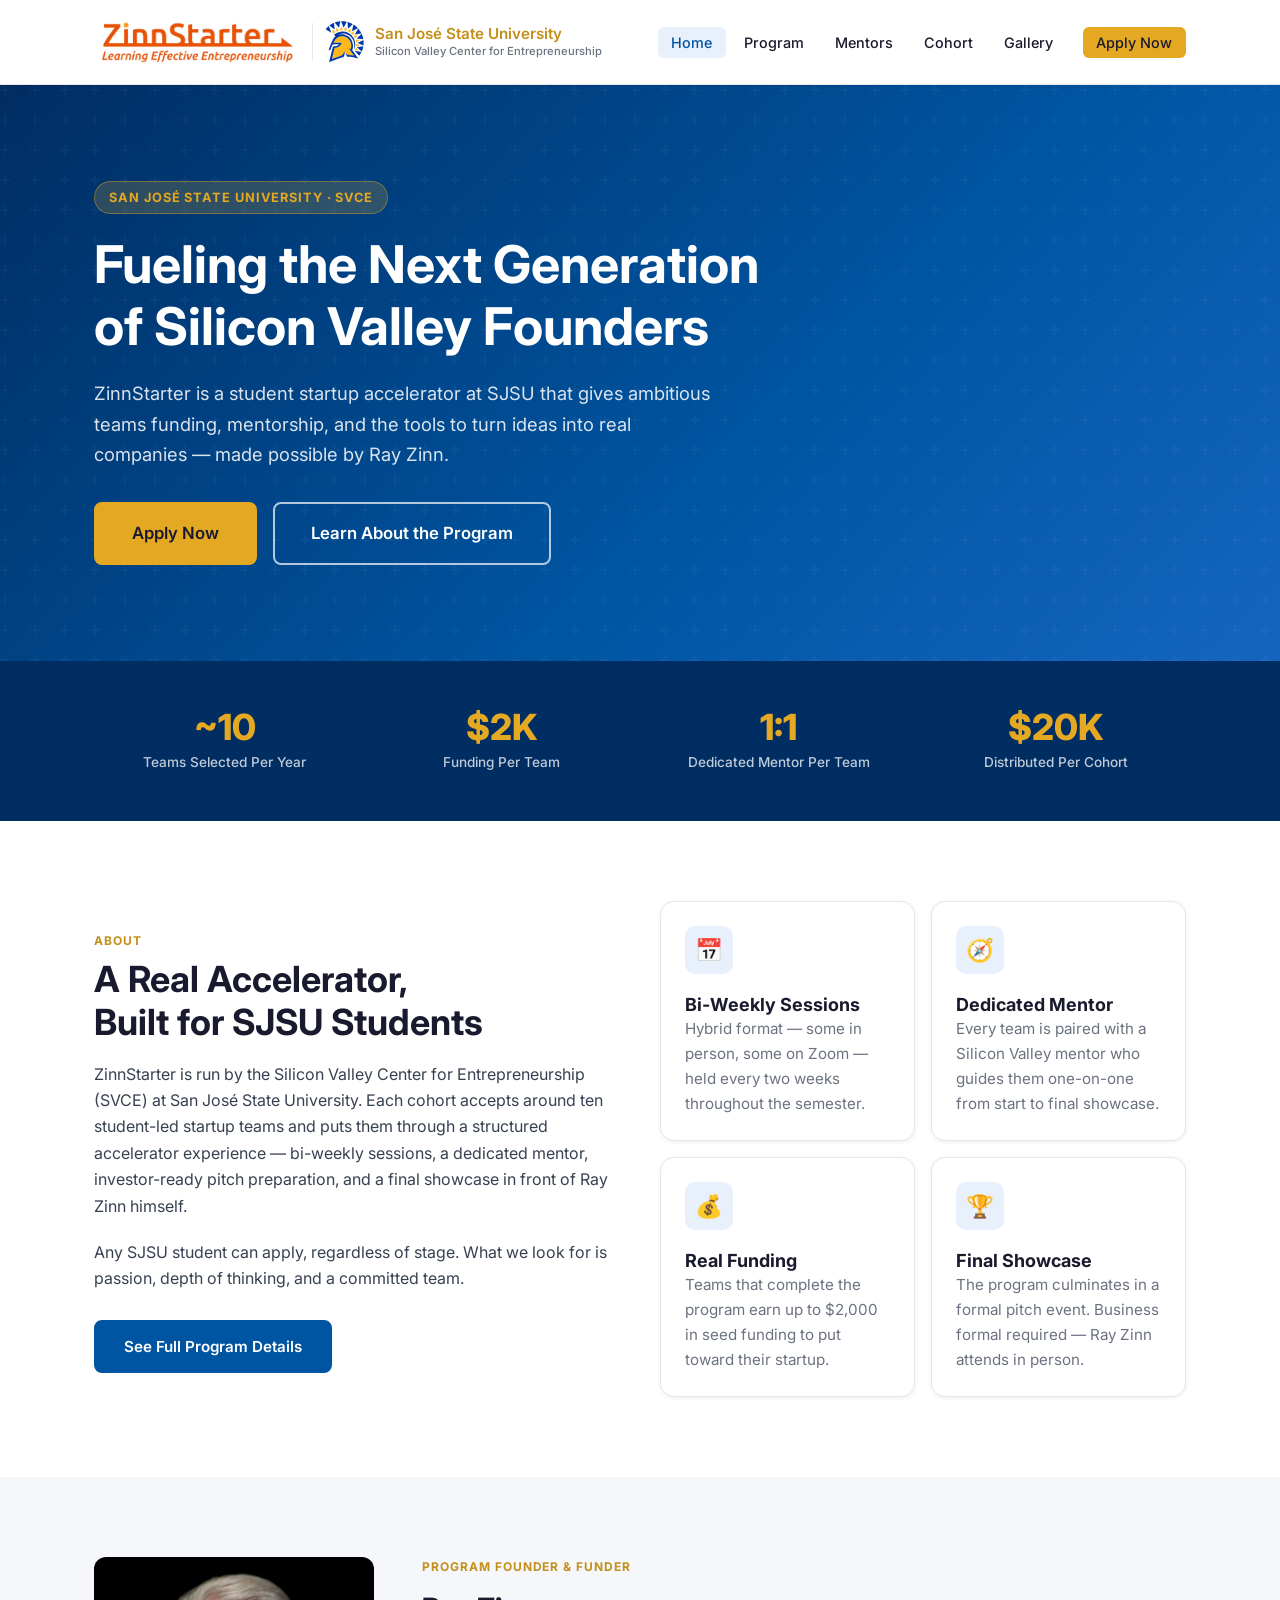
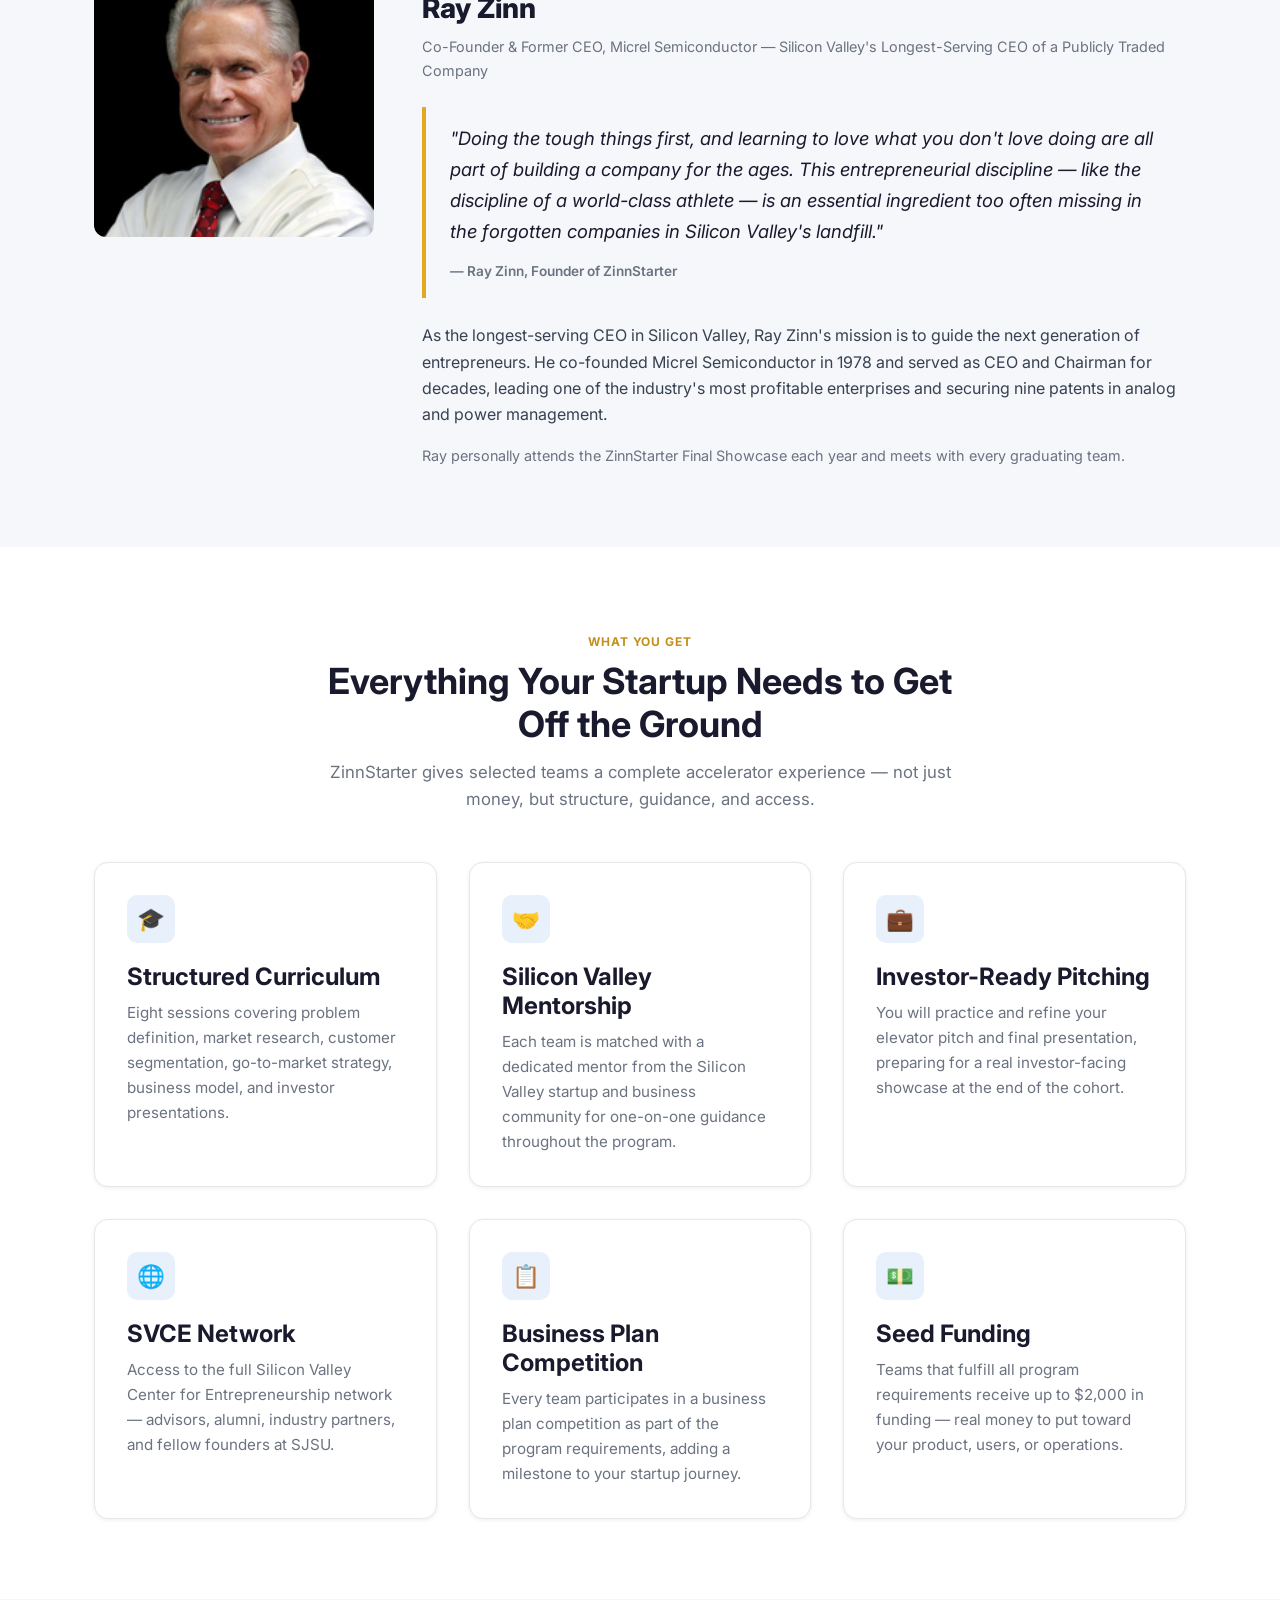
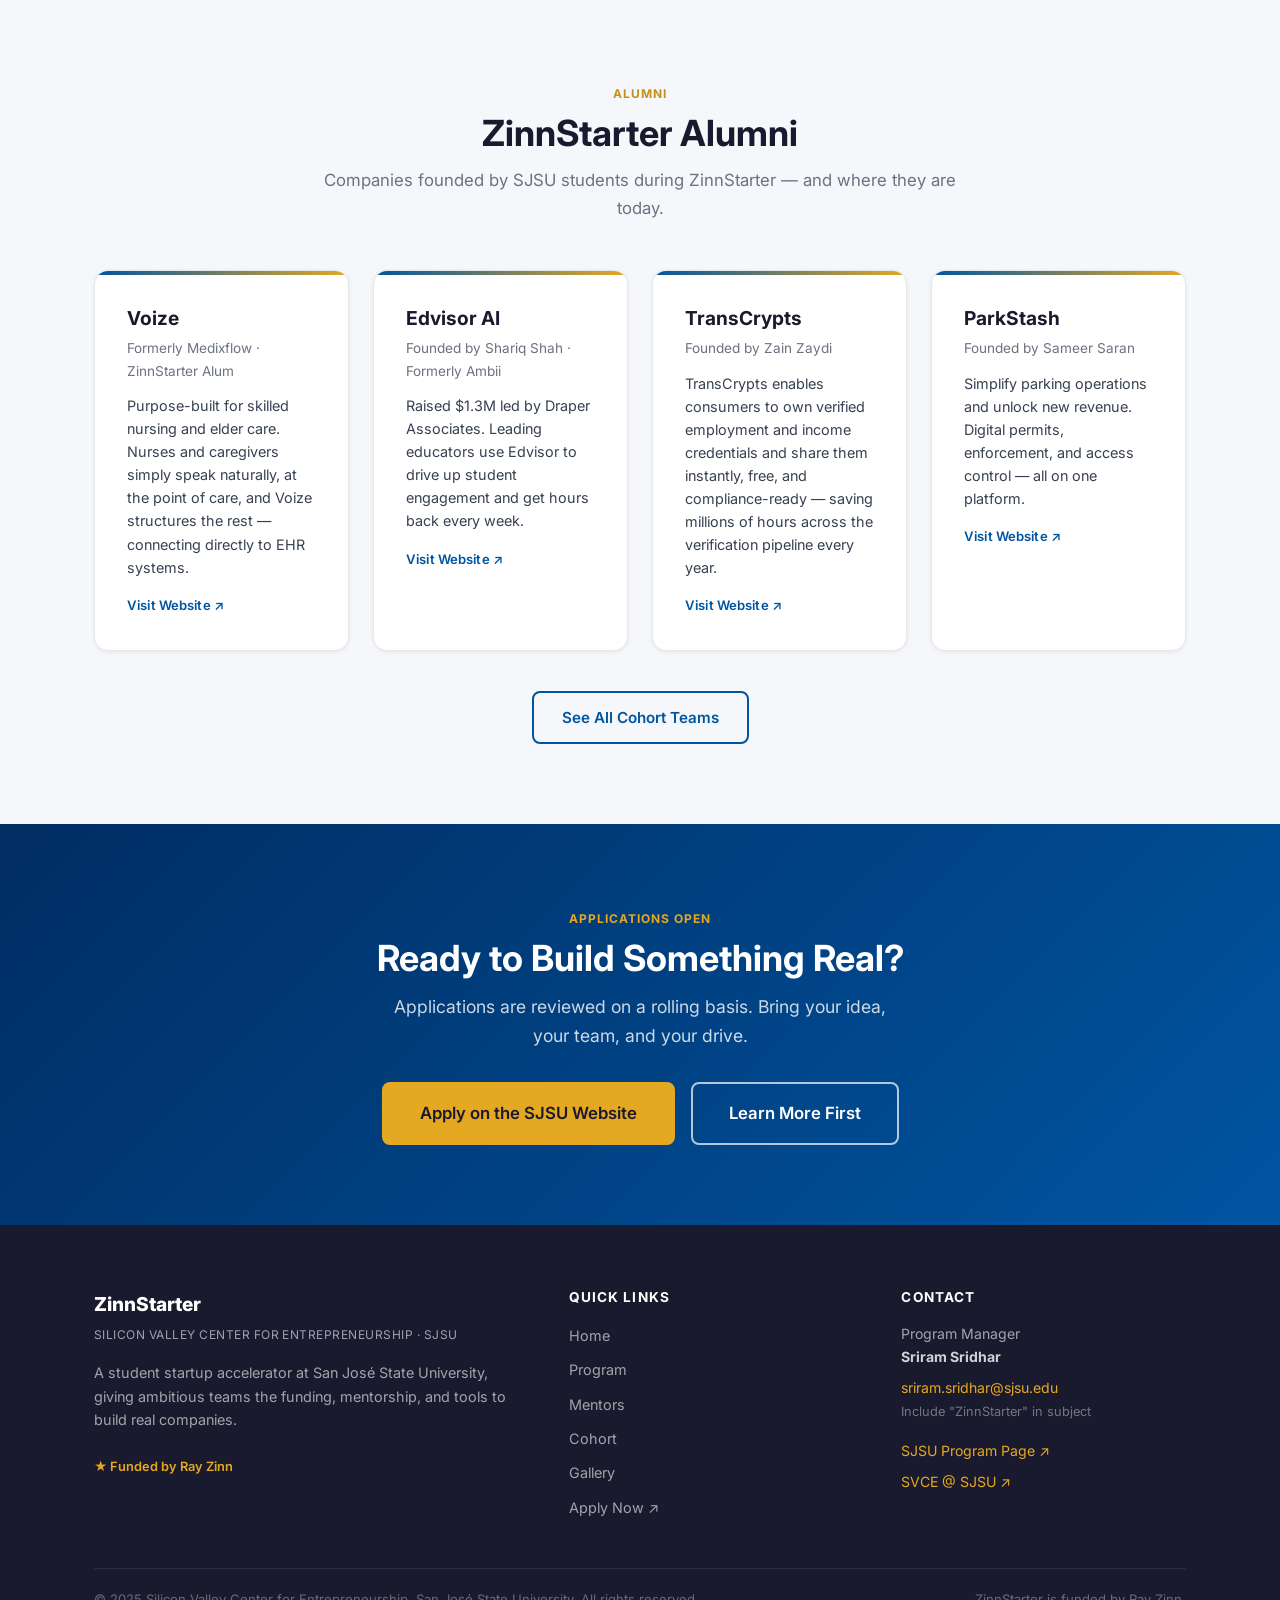
<file: index.html>
<!DOCTYPE html>
<html lang="en">
<head>
  <meta charset="UTF-8" />
  <meta name="viewport" content="width=device-width, initial-scale=1.0" />
  <title>ZinnStarter — Student Startup Accelerator | SVCE @ SJSU</title>
  <meta name="description" content="ZinnStarter is a student startup accelerator funded by Ray Zinn at San Jos&eacute; State University's Silicon Valley Center for Entrepreneurship." />
  <link rel="preconnect" href="https://fonts.googleapis.com" />
  <link rel="preconnect" href="https://fonts.gstatic.com" crossorigin />
  <link href="https://fonts.googleapis.com/css2?family=Inter:wght@400;500;600;700;800&display=swap" rel="stylesheet" />
  <link rel="stylesheet" href="css/styles.css" />
</head>
<body>

  <!-- ============================================================
       NAVIGATION
       ============================================================ -->
  <nav class="nav" id="main-nav">
    <div class="container">
      <div class="nav__inner">
        <a href="index.html" class="nav__logo">
          <img src="images/zinnstarter.jpg" alt="ZinnStarter" class="nav__logo-img"><span class="nav__logo-divider"></span><img src="images/SJSU.svg" alt="SJSU" class="nav__logo-sjsu"><span class="nav__logo-text"><span class="nav__logo-university">San Jos&eacute; State University</span><span class="nav__logo-svce">Silicon Valley Center for Entrepreneurship</span></span>

        </a>
        <ul class="nav__links">
          <li><a href="index.html" class="active">Home</a></li>
          <li><a href="program.html">Program</a></li>
          <li><a href="mentors.html">Mentors</a></li>
          <li><a href="cohort.html">Cohort</a></li>
          <li><a href="gallery.html">Gallery</a></li>
          <li><a href="https://www.sjsu.edu/svce/programs/zinnstarter.php" target="_blank" class="nav__apply">Apply Now</a></li>
        </ul>
        <button class="nav__hamburger" id="hamburger" aria-label="Toggle menu">
          <span></span>
          <span></span>
          <span></span>
        </button>
      </div>
    </div>
    <div class="nav__mobile" id="mobile-menu">
      <a href="index.html">Home</a>
      <a href="program.html">Program</a>
      <a href="mentors.html">Mentors</a>
      <a href="cohort.html">Cohort</a>
      <a href="gallery.html">Gallery</a>
      <a href="https://www.sjsu.edu/svce/programs/zinnstarter.php" target="_blank" class="nav__apply">Apply Now</a>
    </div>
  </nav>

  <!-- ============================================================
       HERO
       ============================================================ -->
  <section class="hero">
    <div class="container">
      <div class="hero__content">
        <div class="hero__eyebrow">San Jos&eacute; State University · SVCE</div>
        <h1>Fueling the Next Generation<br>of Silicon Valley Founders</h1>
        <p>ZinnStarter is a student startup accelerator at SJSU that gives ambitious teams funding, mentorship, and the tools to turn ideas into real companies — made possible by Ray Zinn.</p>
        <div class="btn-group">
          <a href="https://www.sjsu.edu/svce/programs/zinnstarter.php" target="_blank" class="btn btn-gold btn-lg">Apply Now</a>
          <a href="program.html" class="btn btn-outline btn-lg">Learn About the Program</a>
        </div>
      </div>
    </div>
  </section>

  <!-- ============================================================
       STATS BAR
       ============================================================ -->
  <div class="stats-bar">
    <div class="container">
      <div class="stats-bar__grid">
        <div class="stat-item">
          <div class="stat-item__number">~10</div>
          <div class="stat-item__label">Teams Selected Per Year</div>
        </div>
        <div class="stat-item">
          <div class="stat-item__number">$2K</div>
          <div class="stat-item__label">Funding Per Team</div>
        </div>
        <div class="stat-item">
          <div class="stat-item__number">1:1</div>
          <div class="stat-item__label">Dedicated Mentor Per Team</div>
        </div>
        <div class="stat-item">
          <div class="stat-item__number">$20K</div>
          <div class="stat-item__label">Distributed Per Cohort</div>
        </div>
      </div>
    </div>
  </div>

  <!-- ============================================================
       ABOUT THE PROGRAM
       ============================================================ -->
  <section class="section">
    <div class="container">
      <div class="grid-2">
        <div>
          <span class="label">About</span>
          <h2>A Real Accelerator,<br>Built for SJSU Students</h2>
          <p style="margin: 1rem 0 1.25rem;">ZinnStarter is run by the Silicon Valley Center for Entrepreneurship (SVCE) at San Jos&eacute; State University. Each cohort accepts around ten student-led startup teams and puts them through a structured accelerator experience — bi-weekly sessions, a dedicated mentor, investor-ready pitch preparation, and a final showcase in front of Ray Zinn himself.</p>
          <p>Any SJSU student can apply, regardless of stage. What we look for is passion, depth of thinking, and a committed team.</p>
          <div style="margin-top: 1.75rem;">
            <a href="program.html" class="btn btn-primary">See Full Program Details</a>
          </div>
        </div>
        <div>
          <div class="grid-2" style="gap: 1rem;">
            <div class="card" style="padding: 1.5rem;">
              <div class="card__icon">📅</div>
              <h4>Bi-Weekly Sessions</h4>
              <p>Hybrid format — some in person, some on Zoom — held every two weeks throughout the semester.</p>
            </div>
            <div class="card" style="padding: 1.5rem;">
              <div class="card__icon">🧭</div>
              <h4>Dedicated Mentor</h4>
              <p>Every team is paired with a Silicon Valley mentor who guides them one-on-one from start to final showcase.</p>
            </div>
            <div class="card" style="padding: 1.5rem;">
              <div class="card__icon">💰</div>
              <h4>Real Funding</h4>
              <p>Teams that complete the program earn up to $2,000 in seed funding to put toward their startup.</p>
            </div>
            <div class="card" style="padding: 1.5rem;">
              <div class="card__icon">🏆</div>
              <h4>Final Showcase</h4>
              <p>The program culminates in a formal pitch event. Business formal required — Ray Zinn attends in person.</p>
            </div>
          </div>
        </div>
      </div>
    </div>
  </section>

  <!-- ============================================================
       RAY ZINN FEATURE
       ============================================================ -->
  <section class="section section--alt">
    <div class="container">
      <div class="ray-feature">
        <div class="ray-feature__photo-wrap">
          <img src="images/ray-zinn.png" alt="Ray Zinn" style="width:100%; border-radius:12px;">
        </div>
        <div>
          <div class="ray-feature__label">Program Founder &amp; Funder</div>
          <div class="ray-feature__name">Ray Zinn</div>
          <div class="ray-feature__title">Co-Founder &amp; Former CEO, Micrel Semiconductor &mdash; Silicon Valley's Longest-Serving CEO of a Publicly Traded Company</div>

          <div class="quote-block">
            <p>"Doing the tough things first, and learning to love what you don't love doing are all part of building a company for the ages. This entrepreneurial discipline — like the discipline of a world-class athlete — is an essential ingredient too often missing in the forgotten companies in Silicon Valley's landfill."</p>
            <cite>— Ray Zinn, Founder of ZinnStarter</cite>
          </div>

          <p style="margin-bottom: 1rem;">As the longest-serving CEO in Silicon Valley, Ray Zinn's mission is to guide the next generation of entrepreneurs. He co-founded Micrel Semiconductor in 1978 and served as CEO and Chairman for decades, leading one of the industry's most profitable enterprises and securing nine patents in analog and power management.</p>

          <p style="color: var(--gray); font-size: 0.9rem;">Ray personally attends the ZinnStarter Final Showcase each year and meets with every graduating team.</p>
        </div>
      </div>
    </div>
  </section>

  <!-- ============================================================
       WHAT TEAMS GET
       ============================================================ -->
  <section class="section">
    <div class="container">
      <div class="section-header text-center">
        <span class="label">What You Get</span>
        <h2>Everything Your Startup Needs to Get Off the Ground</h2>
        <p>ZinnStarter gives selected teams a complete accelerator experience — not just money, but structure, guidance, and access.</p>
      </div>
      <div class="grid-3">
        <div class="card">
          <div class="card__icon">🎓</div>
          <h3>Structured Curriculum</h3>
          <p>Eight sessions covering problem definition, market research, customer segmentation, go-to-market strategy, business model, and investor presentations.</p>
        </div>
        <div class="card">
          <div class="card__icon">🤝</div>
          <h3>Silicon Valley Mentorship</h3>
          <p>Each team is matched with a dedicated mentor from the Silicon Valley startup and business community for one-on-one guidance throughout the program.</p>
        </div>
        <div class="card">
          <div class="card__icon">💼</div>
          <h3>Investor-Ready Pitching</h3>
          <p>You will practice and refine your elevator pitch and final presentation, preparing for a real investor-facing showcase at the end of the cohort.</p>
        </div>
        <div class="card">
          <div class="card__icon">🌐</div>
          <h3>SVCE Network</h3>
          <p>Access to the full Silicon Valley Center for Entrepreneurship network — advisors, alumni, industry partners, and fellow founders at SJSU.</p>
        </div>
        <div class="card">
          <div class="card__icon">📋</div>
          <h3>Business Plan Competition</h3>
          <p>Every team participates in a business plan competition as part of the program requirements, adding a milestone to your startup journey.</p>
        </div>
        <div class="card">
          <div class="card__icon">💵</div>
          <h3>Seed Funding</h3>
          <p>Teams that fulfill all program requirements receive up to $2,000 in funding — real money to put toward your product, users, or operations.</p>
        </div>
      </div>
    </div>
  </section>

  <!-- ============================================================
       NOTABLE ALUMNI PREVIEW
       ============================================================ -->
  <section class="section section--alt">
    <div class="container">
      <div class="section-header text-center">
        <span class="label">Alumni</span>
        <h2>ZinnStarter Alumni</h2>
        <p>Companies founded by SJSU students during ZinnStarter — and where they are today.</p>
      </div>
      <div class="grid-4">
        <div class="alumni-card">
          <div class="alumni-card__name">Voize</div>
          <div class="alumni-card__founder">Formerly Medixflow · ZinnStarter Alum</div>
          <p class="alumni-card__desc">Purpose-built for skilled nursing and elder care. Nurses and caregivers simply speak naturally, at the point of care, and Voize structures the rest — connecting directly to EHR systems.</p>
          <a href="https://www.voize.ai/us" target="_blank" class="alumni-card__link">Visit Website ↗</a>
        </div>
        <div class="alumni-card">
          <div class="alumni-card__name">Edvisor AI</div>
          <div class="alumni-card__founder">Founded by Shariq Shah · Formerly Ambii</div>
          <p class="alumni-card__desc">Raised $1.3M led by Draper Associates. Leading educators use Edvisor to drive up student engagement and get hours back every week.</p>
          <a href="https://edvisor.ai/" target="_blank" class="alumni-card__link">Visit Website ↗</a>
        </div>
        <div class="alumni-card">
          <div class="alumni-card__name">TransCrypts</div>
          <div class="alumni-card__founder">Founded by Zain Zaydi</div>
          <p class="alumni-card__desc">TransCrypts enables consumers to own verified employment and income credentials and share them instantly, free, and compliance-ready — saving millions of hours across the verification pipeline every year.</p>
          <a href="https://www.transcrypts.com/" target="_blank" class="alumni-card__link">Visit Website ↗</a>
        </div>
        <div class="alumni-card">
          <div class="alumni-card__name">ParkStash</div>
          <div class="alumni-card__founder">Founded by Sameer Saran</div>
          <p class="alumni-card__desc">Simplify parking operations and unlock new revenue. Digital permits, enforcement, and access control — all on one platform.</p>
          <a href="https://findparkstash.com/" target="_blank" class="alumni-card__link">Visit Website ↗</a>
        </div>
      </div>
      <div style="text-align: center; margin-top: 2.5rem;">
        <a href="cohort.html" class="btn btn-outline-blue">See All Cohort Teams</a>
      </div>
    </div>
  </section>

  <!-- ============================================================
       APPLY CTA
       ============================================================ -->
  <div class="cta-band">
    <div class="container">
      <span class="label" style="color: var(--gold);">Applications Open</span>
      <h2>Ready to Build Something Real?</h2>
      <p>Applications are reviewed on a rolling basis. Bring your idea, your team, and your drive.</p>
      <div class="btn-group" style="justify-content: center;">
        <a href="https://www.sjsu.edu/svce/programs/zinnstarter.php" target="_blank" class="btn btn-gold btn-lg">Apply on the SJSU Website</a>
        <a href="program.html" class="btn btn-outline btn-lg">Learn More First</a>
      </div>
    </div>
  </div>

  <!-- ============================================================
       FOOTER
       ============================================================ -->
  <footer class="footer">
    <div class="container">
      <div class="footer__grid">
        <div>
          <span class="footer__logo-name">ZinnStarter</span>
          <span class="footer__logo-sub">Silicon Valley Center for Entrepreneurship · SJSU</span>
          <p class="footer__tagline">A student startup accelerator at San Jos&eacute; State University, giving ambitious teams the funding, mentorship, and tools to build real companies.</p>
          <span class="footer__funded">★ Funded by Ray Zinn</span>
        </div>
        <div>
          <h4>Quick Links</h4>
          <ul class="footer__links">
            <li><a href="index.html">Home</a></li>
            <li><a href="program.html">Program</a></li>
            <li><a href="mentors.html">Mentors</a></li>
            <li><a href="cohort.html">Cohort</a></li>
            <li><a href="gallery.html">Gallery</a></li>
            <li><a href="https://www.sjsu.edu/svce/programs/zinnstarter.php" target="_blank">Apply Now ↗</a></li>
          </ul>
        </div>
        <div class="footer__contact">
          <h4>Contact</h4>
          <p>Program Manager<br><strong style="color: rgba(255,255,255,0.8);">Sriram Sridhar</strong></p>
          <p><a href="mailto:sriram.sridhar@sjsu.edu?subject=ZinnStarter">sriram.sridhar@sjsu.edu</a><br><span style="font-size: 0.8rem; color: rgba(255,255,255,0.4);">Include "ZinnStarter" in subject</span></p>
          <p style="margin-top: 1rem;"><a href="https://www.sjsu.edu/svce/programs/zinnstarter.php" target="_blank">SJSU Program Page ↗</a></p>
          <p><a href="https://www.sjsu.edu/svce/" target="_blank">SVCE @ SJSU ↗</a></p>
        </div>
      </div>
      <div class="footer__bottom">
        <span>&copy; 2025 Silicon Valley Center for Entrepreneurship, San Jos&eacute; State University. All rights reserved.</span>
        <span>ZinnStarter is funded by Ray Zinn.</span>
      </div>
    </div>
  </footer>

  <script src="js/nav.js"></script>
</body>
</html>
</file>
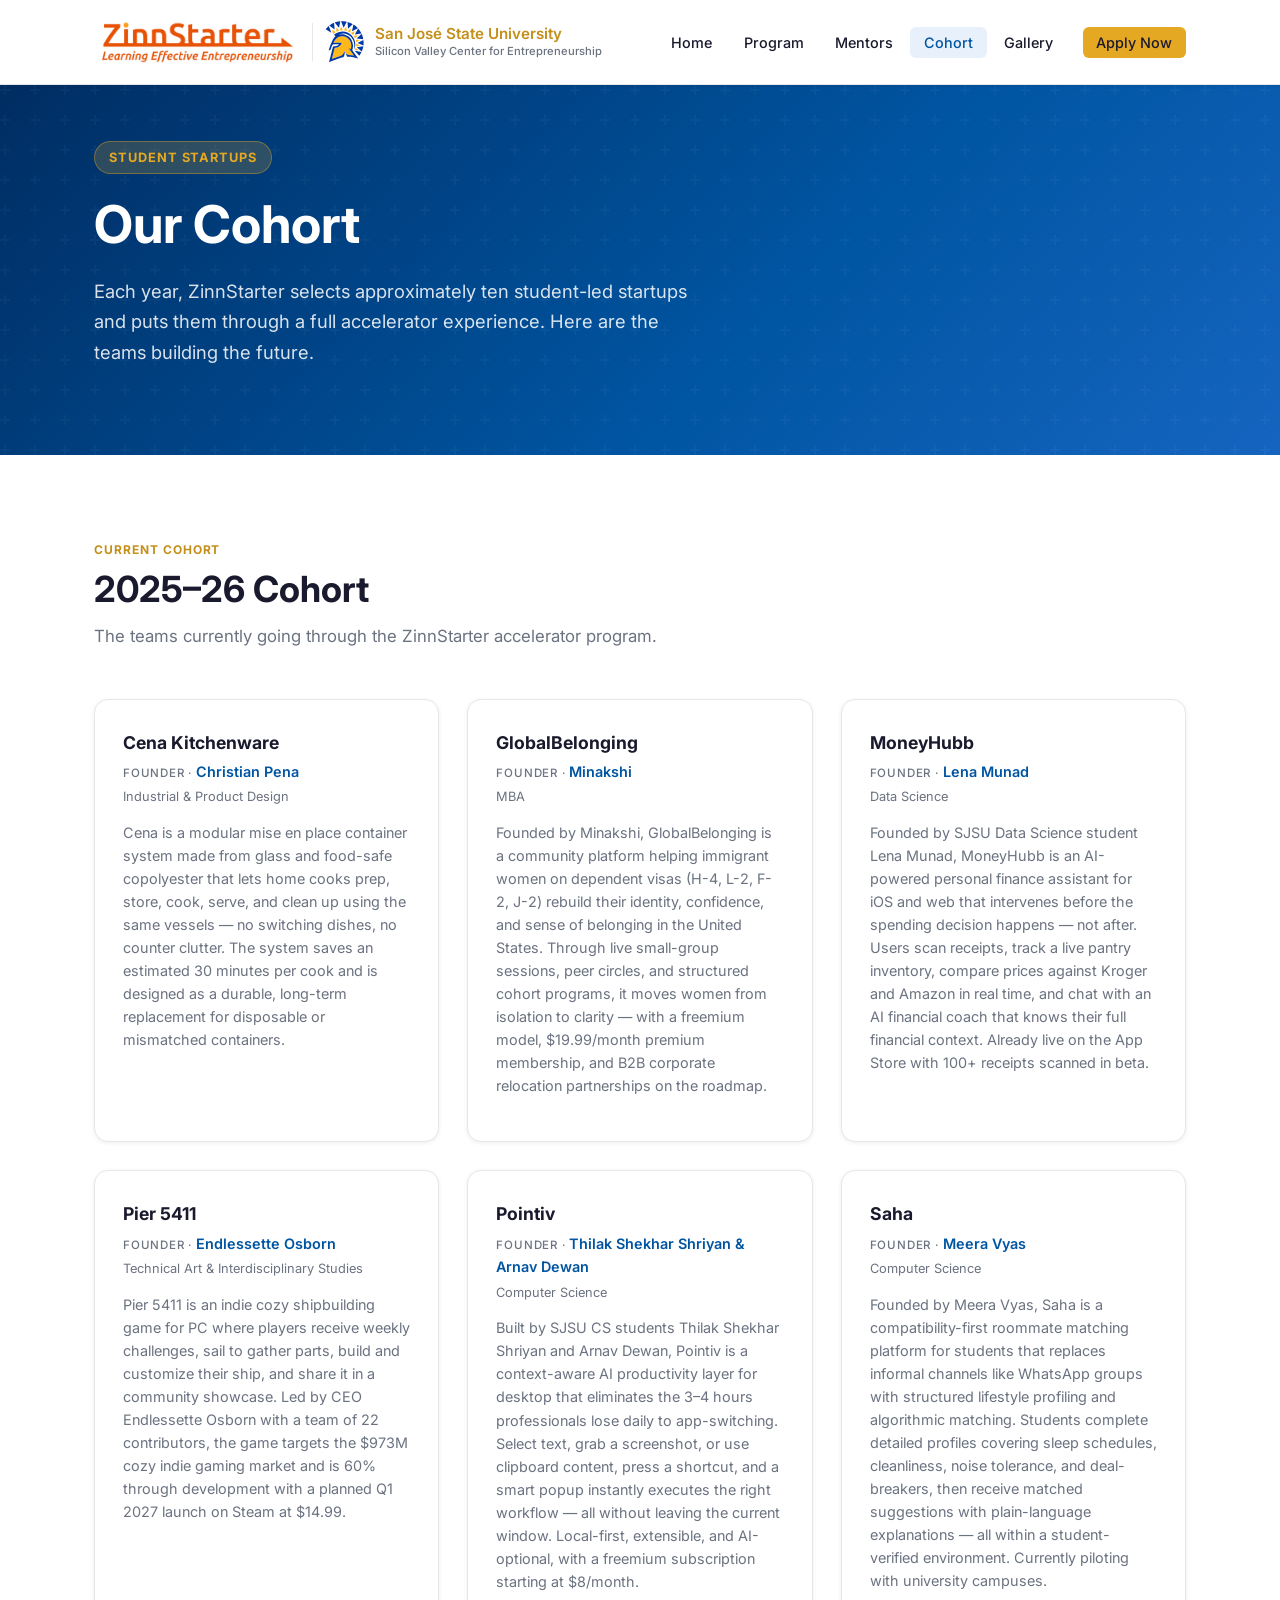
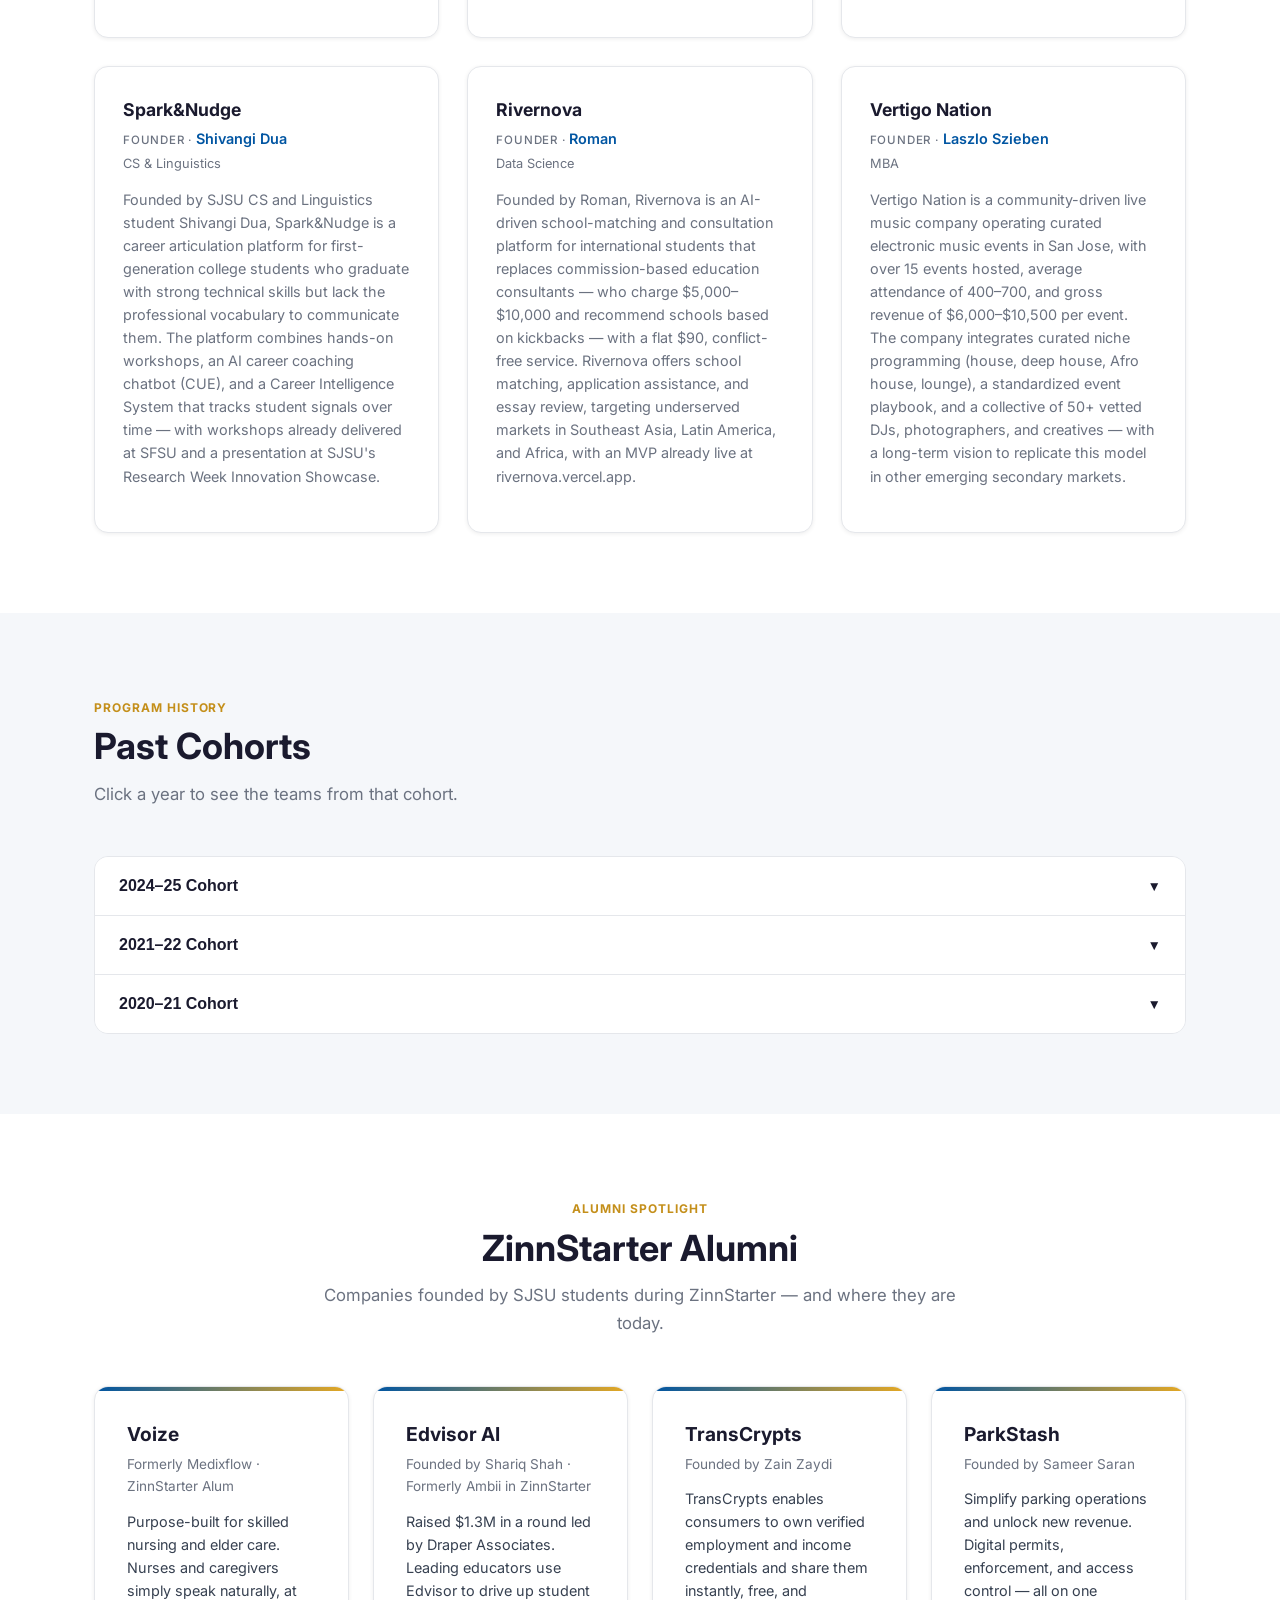
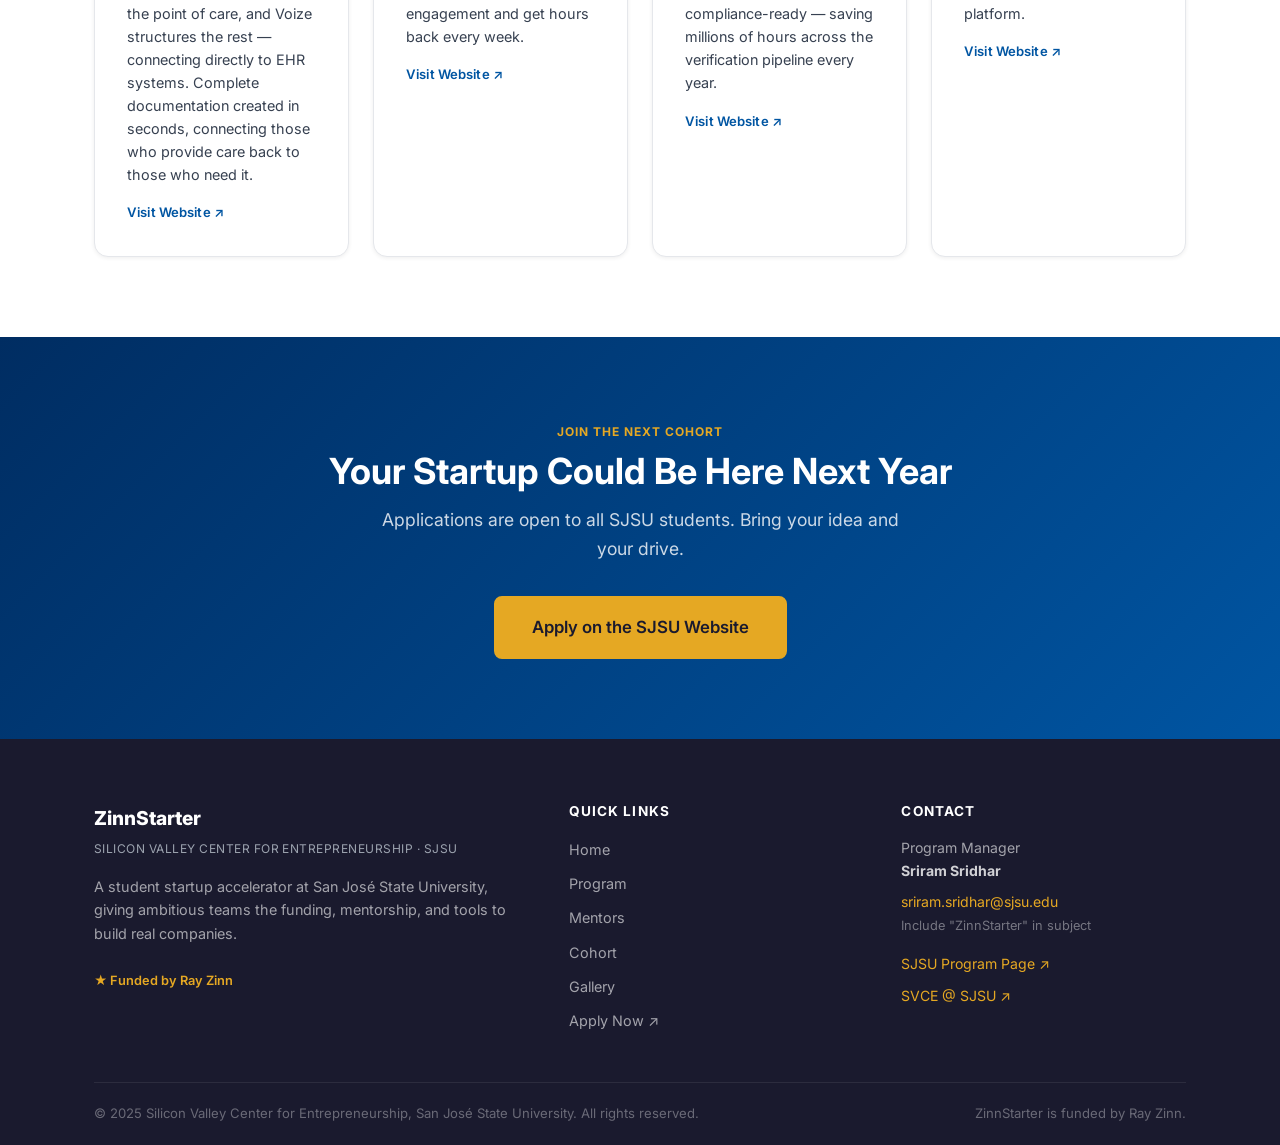
<file: cohort.html>
<!DOCTYPE html>
<html lang="en">
<head>
  <meta charset="UTF-8" />
  <meta name="viewport" content="width=device-width, initial-scale=1.0" />
  <title>Cohort — ZinnStarter | SVCE @ SJSU</title>
  <meta name="description" content="Meet the current and past ZinnStarter startup teams, and explore our notable alumni who have gone on to raise external funding." />
  <link rel="preconnect" href="https://fonts.googleapis.com" />
  <link rel="preconnect" href="https://fonts.gstatic.com" crossorigin />
  <link href="https://fonts.googleapis.com/css2?family=Inter:wght@400;500;600;700;800&display=swap" rel="stylesheet" />
  <link rel="stylesheet" href="css/styles.css" />
</head>
<body>

  <!-- ============================================================
       NAVIGATION
       ============================================================ -->
  <nav class="nav" id="main-nav">
    <div class="container">
      <div class="nav__inner">
        <a href="index.html" class="nav__logo">
          <img src="images/zinnstarter.jpg" alt="ZinnStarter" class="nav__logo-img"><span class="nav__logo-divider"></span><img src="images/SJSU.svg" alt="SJSU" class="nav__logo-sjsu"><span class="nav__logo-text"><span class="nav__logo-university">San Jos&eacute; State University</span><span class="nav__logo-svce">Silicon Valley Center for Entrepreneurship</span></span>

        </a>
        <ul class="nav__links">
          <li><a href="index.html">Home</a></li>
          <li><a href="program.html">Program</a></li>
          <li><a href="mentors.html">Mentors</a></li>
          <li><a href="cohort.html" class="active">Cohort</a></li>
          <li><a href="gallery.html">Gallery</a></li>
          <li><a href="https://www.sjsu.edu/svce/programs/zinnstarter.php" target="_blank" class="nav__apply">Apply Now</a></li>
        </ul>
        <button class="nav__hamburger" id="hamburger" aria-label="Toggle menu">
          <span></span><span></span><span></span>
        </button>
      </div>
    </div>
    <div class="nav__mobile" id="mobile-menu">
      <a href="index.html">Home</a>
      <a href="program.html">Program</a>
      <a href="mentors.html">Mentors</a>
      <a href="cohort.html">Cohort</a>
      <a href="gallery.html">Gallery</a>
      <a href="https://www.sjsu.edu/svce/programs/zinnstarter.php" target="_blank" class="nav__apply">Apply Now</a>
    </div>
  </nav>

  <!-- ============================================================
       HERO
       ============================================================ -->
  <section class="hero hero--sm">
    <div class="container">
      <div class="hero__content">
        <div class="hero__eyebrow">Student Startups</div>
        <h1>Our Cohort</h1>
        <p>Each year, ZinnStarter selects approximately ten student-led startups and puts them through a full accelerator experience. Here are the teams building the future.</p>
      </div>
    </div>
  </section>

  <!-- ============================================================
       CURRENT COHORT
       ============================================================ -->
  <section class="section">
    <div class="container">
      <div class="section-header">
        <span class="label">Current Cohort</span>
        <h2>2025–26 Cohort</h2>
        <p style="color: var(--gray);">The teams currently going through the ZinnStarter accelerator program.</p>
      </div>

      <div class="grid-3" style="gap: 1.75rem;">

        <div class="team-card">
          <div class="team-card__name">Cena Kitchenware</div>
          <div class="team-card__founder">Christian Pena</div>
          <div class="team-card__major">Industrial &amp; Product Design</div>
          <p class="team-card__desc">Cena is a modular mise en place container system made from glass and food-safe copolyester that lets home cooks prep, store, cook, serve, and clean up using the same vessels — no switching dishes, no counter clutter. The system saves an estimated 30 minutes per cook and is designed as a durable, long-term replacement for disposable or mismatched containers.</p>
        </div>

        <div class="team-card">
          <div class="team-card__name">GlobalBelonging</div>
          <div class="team-card__founder">Minakshi</div>
          <div class="team-card__major">MBA</div>
          <p class="team-card__desc">Founded by Minakshi, GlobalBelonging is a community platform helping immigrant women on dependent visas (H-4, L-2, F-2, J-2) rebuild their identity, confidence, and sense of belonging in the United States. Through live small-group sessions, peer circles, and structured cohort programs, it moves women from isolation to clarity — with a freemium model, $19.99/month premium membership, and B2B corporate relocation partnerships on the roadmap.</p>
        </div>

        <div class="team-card">
          <div class="team-card__name">MoneyHubb</div>
          <div class="team-card__founder">Lena Munad</div>
          <div class="team-card__major">Data Science</div>
          <p class="team-card__desc">Founded by SJSU Data Science student Lena Munad, MoneyHubb is an AI-powered personal finance assistant for iOS and web that intervenes before the spending decision happens — not after. Users scan receipts, track a live pantry inventory, compare prices against Kroger and Amazon in real time, and chat with an AI financial coach that knows their full financial context. Already live on the App Store with 100+ receipts scanned in beta.</p>
        </div>

        <div class="team-card">
          <div class="team-card__name">Pier 5411</div>
          <div class="team-card__founder">Endlessette Osborn</div>
          <div class="team-card__major">Technical Art &amp; Interdisciplinary Studies</div>
          <p class="team-card__desc">Pier 5411 is an indie cozy shipbuilding game for PC where players receive weekly challenges, sail to gather parts, build and customize their ship, and share it in a community showcase. Led by CEO Endlessette Osborn with a team of 22 contributors, the game targets the $973M cozy indie gaming market and is 60% through development with a planned Q1 2027 launch on Steam at $14.99.</p>
        </div>

        <div class="team-card">
          <div class="team-card__name">Pointiv</div>
          <div class="team-card__founder">Thilak Shekhar Shriyan &amp; Arnav Dewan</div>
          <div class="team-card__major">Computer Science</div>
          <p class="team-card__desc">Built by SJSU CS students Thilak Shekhar Shriyan and Arnav Dewan, Pointiv is a context-aware AI productivity layer for desktop that eliminates the 3–4 hours professionals lose daily to app-switching. Select text, grab a screenshot, or use clipboard content, press a shortcut, and a smart popup instantly executes the right workflow — all without leaving the current window. Local-first, extensible, and AI-optional, with a freemium subscription starting at $8/month.</p>
        </div>

        <div class="team-card">
          <div class="team-card__name">Saha</div>
          <div class="team-card__founder">Meera Vyas</div>
          <div class="team-card__major">Computer Science</div>
          <p class="team-card__desc">Founded by Meera Vyas, Saha is a compatibility-first roommate matching platform for students that replaces informal channels like WhatsApp groups with structured lifestyle profiling and algorithmic matching. Students complete detailed profiles covering sleep schedules, cleanliness, noise tolerance, and deal-breakers, then receive matched suggestions with plain-language explanations — all within a student-verified environment. Currently piloting with university campuses.</p>
        </div>

        <div class="team-card">
          <div class="team-card__name">Spark&amp;Nudge</div>
          <div class="team-card__founder">Shivangi Dua</div>
          <div class="team-card__major">CS &amp; Linguistics</div>
          <p class="team-card__desc">Founded by SJSU CS and Linguistics student Shivangi Dua, Spark&amp;Nudge is a career articulation platform for first-generation college students who graduate with strong technical skills but lack the professional vocabulary to communicate them. The platform combines hands-on workshops, an AI career coaching chatbot (CUE), and a Career Intelligence System that tracks student signals over time — with workshops already delivered at SFSU and a presentation at SJSU's Research Week Innovation Showcase.</p>
        </div>

        <div class="team-card">
          <div class="team-card__name">Rivernova</div>
          <div class="team-card__founder">Roman</div>
          <div class="team-card__major">Data Science</div>
          <p class="team-card__desc">Founded by Roman, Rivernova is an AI-driven school-matching and consultation platform for international students that replaces commission-based education consultants — who charge $5,000–$10,000 and recommend schools based on kickbacks — with a flat $90, conflict-free service. Rivernova offers school matching, application assistance, and essay review, targeting underserved markets in Southeast Asia, Latin America, and Africa, with an MVP already live at rivernova.vercel.app.</p>
        </div>

        <div class="team-card">
          <div class="team-card__name">Vertigo Nation</div>
          <div class="team-card__founder">Laszlo Szieben</div>
          <div class="team-card__major">MBA</div>
          <p class="team-card__desc">Vertigo Nation is a community-driven live music company operating curated electronic music events in San Jose, with over 15 events hosted, average attendance of 400–700, and gross revenue of $6,000–$10,500 per event. The company integrates curated niche programming (house, deep house, Afro house, lounge), a standardized event playbook, and a collective of 50+ vetted DJs, photographers, and creatives — with a long-term vision to replicate this model in other emerging secondary markets.</p>
        </div>

        <!-- Add more team cards here by copying one of the blocks above -->

      </div>
    </div>
  </section>

  <!-- ============================================================
       PAST COHORTS (ACCORDION)
       ============================================================ -->
  <section class="section section--alt">
    <div class="container">
      <div class="section-header">
        <span class="label">Program History</span>
        <h2>Past Cohorts</h2>
        <p style="color: var(--gray);">Click a year to see the teams from that cohort.</p>
      </div>

      <div class="accordion" id="cohort-accordion">

        <div class="accordion__item">
          <button class="accordion__trigger" data-target="cohort-2024-25">
            <span>2024–25 Cohort</span>
            <span class="accordion__chevron">▼</span>
          </button>
          <div class="accordion__body" id="cohort-2024-25">
            <div class="past-team-list">
              <div class="past-team-item"><div class="past-team-item__name">Dawini</div></div>
              <div class="past-team-item"><div class="past-team-item__name">FreshPicked</div></div>
              <div class="past-team-item"><div class="past-team-item__name">GoodLoop</div></div>
              <div class="past-team-item"><div class="past-team-item__name">Little Star Education</div></div>
              <div class="past-team-item"><div class="past-team-item__name">MockerView</div></div>
              <div class="past-team-item"><div class="past-team-item__name">Social Satellite</div></div>
            </div>
          </div>
        </div>

        <div class="accordion__item">
          <button class="accordion__trigger" data-target="cohort-2021-22">
            <span>2021–22 Cohort</span>
            <span class="accordion__chevron">▼</span>
          </button>
          <div class="accordion__body" id="cohort-2021-22">
            <div class="past-team-list">
              <div class="past-team-item"><div class="past-team-item__name">AniTech</div></div>
              <div class="past-team-item"><div class="past-team-item__name">B.Social</div></div>
              <div class="past-team-item"><div class="past-team-item__name">Better Connects</div></div>
              <div class="past-team-item"><div class="past-team-item__name">Feed Me A Job</div></div>
              <div class="past-team-item"><div class="past-team-item__name">FutPlay</div></div>
              <div class="past-team-item"><div class="past-team-item__name">HealthNut</div></div>
              <div class="past-team-item"><div class="past-team-item__name">K7ATSM</div></div>
              <div class="past-team-item"><div class="past-team-item__name">The Likability Experiment</div></div>
              <div class="past-team-item"><div class="past-team-item__name">UrbanFits</div></div>
            </div>
          </div>
        </div>

        <div class="accordion__item">
          <button class="accordion__trigger" data-target="cohort-2020-21">
            <span>2020–21 Cohort</span>
            <span class="accordion__chevron">▼</span>
          </button>
          <div class="accordion__body" id="cohort-2020-21">
            <div class="past-team-list">
              <div class="past-team-item"><div class="past-team-item__name">Cooper Health</div></div>
              <div class="past-team-item"><div class="past-team-item__name">Evolve</div></div>
              <div class="past-team-item"><div class="past-team-item__name">GoUsers</div></div>
              <div class="past-team-item"><div class="past-team-item__name">Haast</div></div>
              <div class="past-team-item"><div class="past-team-item__name">OutFluencer</div></div>
              <div class="past-team-item"><div class="past-team-item__name">Sentry Automation</div></div>
              <div class="past-team-item"><div class="past-team-item__name">The Savory Club</div></div>
              <div class="past-team-item"><div class="past-team-item__name">TransCrypts</div></div>
              <div class="past-team-item"><div class="past-team-item__name">Truga</div></div>
              <div class="past-team-item"><div class="past-team-item__name">YouNancial</div></div>
            </div>
          </div>
        </div>

        <!-- Add more past cohort years above by copying an accordion__item block -->

      </div>
    </div>
  </section>

  <!-- ============================================================
       NOTABLE ALUMNI
       ============================================================ -->
  <section class="section">
    <div class="container">
      <div class="section-header text-center">
        <span class="label">Alumni Spotlight</span>
        <h2>ZinnStarter Alumni</h2>
        <p>Companies founded by SJSU students during ZinnStarter — and where they are today.</p>
      </div>
      <div class="grid-4">

        <div class="alumni-card">
          <div class="alumni-card__name">Voize</div>
          <div class="alumni-card__founder">Formerly Medixflow · ZinnStarter Alum</div>
          <p class="alumni-card__desc">Purpose-built for skilled nursing and elder care. Nurses and caregivers simply speak naturally, at the point of care, and Voize structures the rest — connecting directly to EHR systems. Complete documentation created in seconds, connecting those who provide care back to those who need it.</p>
          <a href="https://www.voize.ai/us" target="_blank" class="alumni-card__link">Visit Website ↗</a>
        </div>

        <div class="alumni-card">
          <div class="alumni-card__name">Edvisor AI</div>
          <div class="alumni-card__founder">Founded by Shariq Shah · Formerly Ambii in ZinnStarter</div>
          <p class="alumni-card__desc">Raised $1.3M in a round led by Draper Associates. Leading educators use Edvisor to drive up student engagement and get hours back every week.</p>
          <a href="https://edvisor.ai/" target="_blank" class="alumni-card__link">Visit Website ↗</a>
        </div>

        <div class="alumni-card">
          <div class="alumni-card__name">TransCrypts</div>
          <div class="alumni-card__founder">Founded by Zain Zaydi</div>
          <p class="alumni-card__desc">TransCrypts enables consumers to own verified employment and income credentials and share them instantly, free, and compliance-ready — saving millions of hours across the verification pipeline every year.</p>
          <a href="https://www.transcrypts.com/" target="_blank" class="alumni-card__link">Visit Website ↗</a>
        </div>

        <div class="alumni-card">
          <div class="alumni-card__name">ParkStash</div>
          <div class="alumni-card__founder">Founded by Sameer Saran</div>
          <p class="alumni-card__desc">Simplify parking operations and unlock new revenue. Digital permits, enforcement, and access control — all on one platform.</p>
          <a href="https://findparkstash.com/" target="_blank" class="alumni-card__link">Visit Website ↗</a>
        </div>

      </div>
    </div>
  </section>

  <!-- ============================================================
       APPLY CTA
       ============================================================ -->
  <div class="cta-band">
    <div class="container">
      <span class="label" style="color: var(--gold);">Join the Next Cohort</span>
      <h2>Your Startup Could Be Here Next Year</h2>
      <p>Applications are open to all SJSU students. Bring your idea and your drive.</p>
      <a href="https://www.sjsu.edu/svce/programs/zinnstarter.php" target="_blank" class="btn btn-gold btn-lg">Apply on the SJSU Website</a>
    </div>
  </div>

  <!-- ============================================================
       FOOTER
       ============================================================ -->
  <footer class="footer">
    <div class="container">
      <div class="footer__grid">
        <div>
          <span class="footer__logo-name">ZinnStarter</span>
          <span class="footer__logo-sub">Silicon Valley Center for Entrepreneurship · SJSU</span>
          <p class="footer__tagline">A student startup accelerator at San Jos&eacute; State University, giving ambitious teams the funding, mentorship, and tools to build real companies.</p>
          <span class="footer__funded">★ Funded by Ray Zinn</span>
        </div>
        <div>
          <h4>Quick Links</h4>
          <ul class="footer__links">
            <li><a href="index.html">Home</a></li>
            <li><a href="program.html">Program</a></li>
            <li><a href="mentors.html">Mentors</a></li>
            <li><a href="cohort.html">Cohort</a></li>
            <li><a href="gallery.html">Gallery</a></li>
            <li><a href="https://www.sjsu.edu/svce/programs/zinnstarter.php" target="_blank">Apply Now ↗</a></li>
          </ul>
        </div>
        <div class="footer__contact">
          <h4>Contact</h4>
          <p>Program Manager<br><strong style="color: rgba(255,255,255,0.8);">Sriram Sridhar</strong></p>
          <p><a href="mailto:sriram.sridhar@sjsu.edu?subject=ZinnStarter">sriram.sridhar@sjsu.edu</a><br><span style="font-size: 0.8rem; color: rgba(255,255,255,0.4);">Include "ZinnStarter" in subject</span></p>
          <p style="margin-top: 1rem;"><a href="https://www.sjsu.edu/svce/programs/zinnstarter.php" target="_blank">SJSU Program Page ↗</a></p>
          <p><a href="https://www.sjsu.edu/svce/" target="_blank">SVCE @ SJSU ↗</a></p>
        </div>
      </div>
      <div class="footer__bottom">
        <span>&copy; 2025 Silicon Valley Center for Entrepreneurship, San Jos&eacute; State University. All rights reserved.</span>
        <span>ZinnStarter is funded by Ray Zinn.</span>
      </div>
    </div>
  </footer>

  <script src="js/nav.js"></script>
  <script src="js/accordion.js"></script>
</body>
</html>
</file>
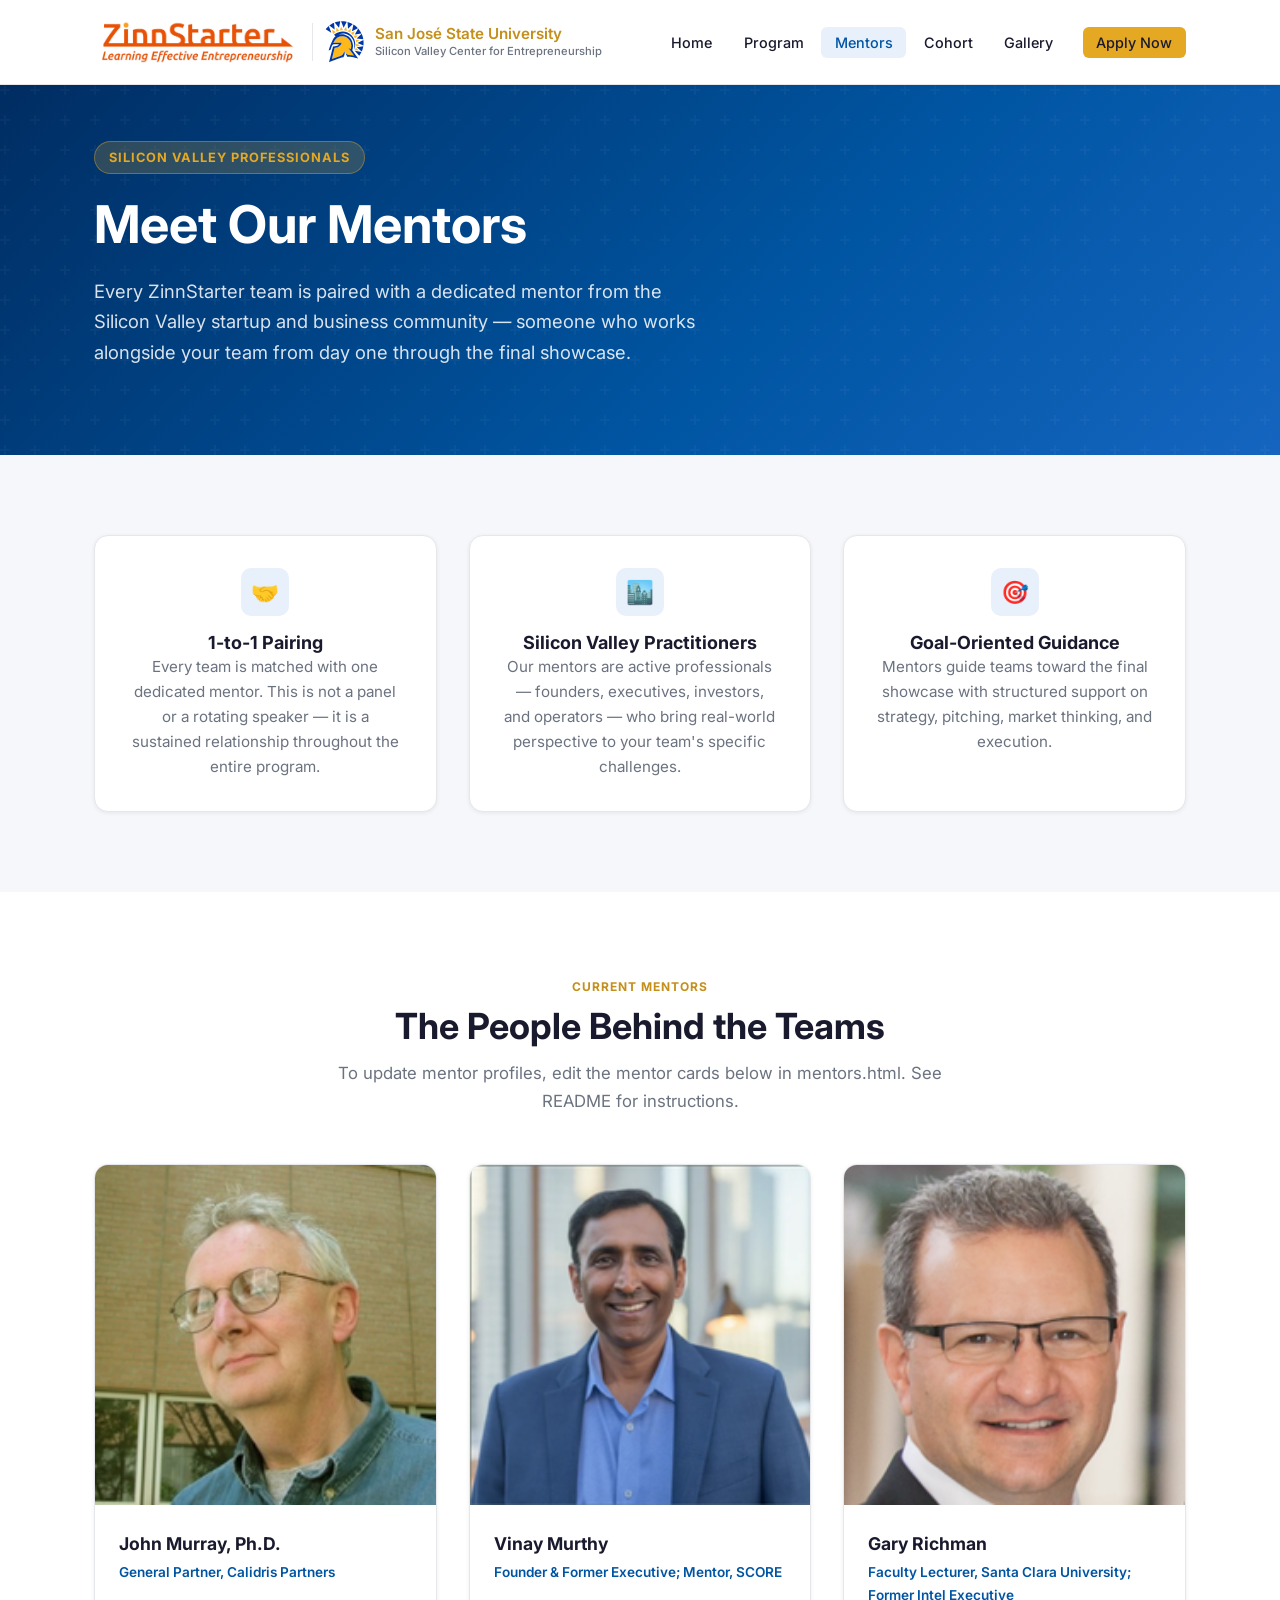
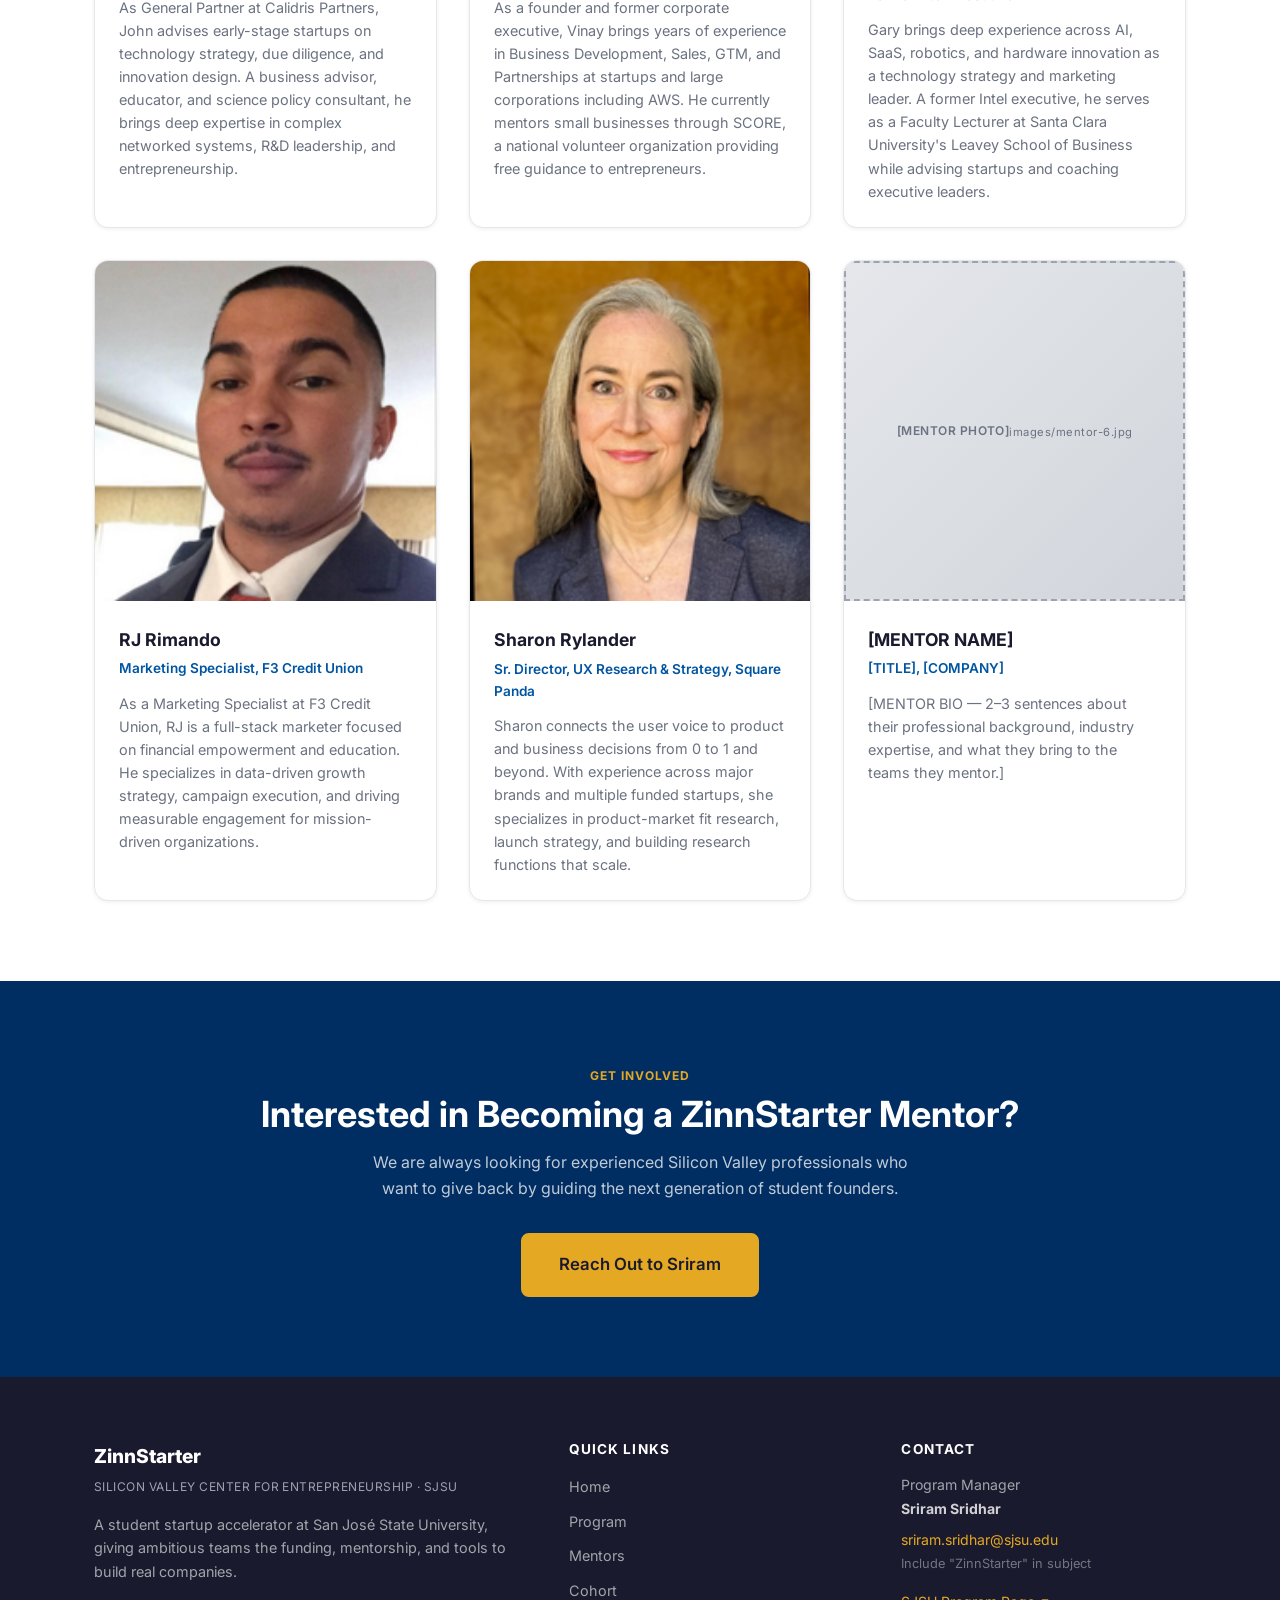
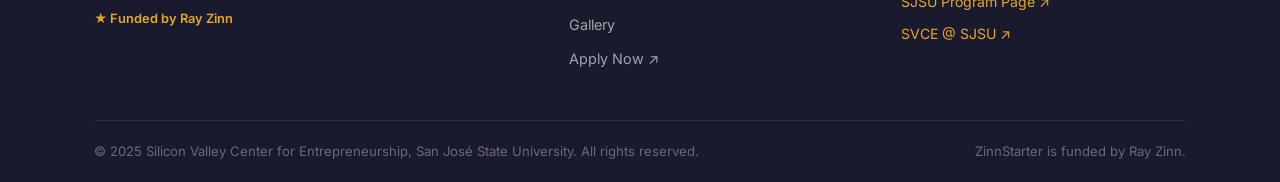
<file: mentors.html>
<!DOCTYPE html>
<html lang="en">
<head>
  <meta charset="UTF-8" />
  <meta name="viewport" content="width=device-width, initial-scale=1.0" />
  <title>Mentors — ZinnStarter | SVCE @ SJSU</title>
  <meta name="description" content="Meet the Silicon Valley mentors who guide ZinnStarter teams through the accelerator program at SJSU." />
  <link rel="preconnect" href="https://fonts.googleapis.com" />
  <link rel="preconnect" href="https://fonts.gstatic.com" crossorigin />
  <link href="https://fonts.googleapis.com/css2?family=Inter:wght@400;500;600;700;800&display=swap" rel="stylesheet" />
  <link rel="stylesheet" href="css/styles.css" />
  <style>
    /* Mentor grid spacing */
    .mentor-grid {
      display: grid;
      grid-template-columns: repeat(3, 1fr);
      gap: 2rem;
    }
    @media (max-width: 900px) {
      .mentor-grid { grid-template-columns: repeat(2, 1fr); }
    }
    @media (max-width: 540px) {
      .mentor-grid { grid-template-columns: 1fr; }
    }
  </style>
</head>
<body>

  <!-- ============================================================
       NAVIGATION
       ============================================================ -->
  <nav class="nav" id="main-nav">
    <div class="container">
      <div class="nav__inner">
        <a href="index.html" class="nav__logo">
          <img src="images/zinnstarter.jpg" alt="ZinnStarter" class="nav__logo-img"><span class="nav__logo-divider"></span><img src="images/SJSU.svg" alt="SJSU" class="nav__logo-sjsu"><span class="nav__logo-text"><span class="nav__logo-university">San Jos&eacute; State University</span><span class="nav__logo-svce">Silicon Valley Center for Entrepreneurship</span></span>

        </a>
        <ul class="nav__links">
          <li><a href="index.html">Home</a></li>
          <li><a href="program.html">Program</a></li>
          <li><a href="mentors.html" class="active">Mentors</a></li>
          <li><a href="cohort.html">Cohort</a></li>
          <li><a href="gallery.html">Gallery</a></li>
          <li><a href="https://www.sjsu.edu/svce/programs/zinnstarter.php" target="_blank" class="nav__apply">Apply Now</a></li>
        </ul>
        <button class="nav__hamburger" id="hamburger" aria-label="Toggle menu">
          <span></span><span></span><span></span>
        </button>
      </div>
    </div>
    <div class="nav__mobile" id="mobile-menu">
      <a href="index.html">Home</a>
      <a href="program.html">Program</a>
      <a href="mentors.html">Mentors</a>
      <a href="cohort.html">Cohort</a>
      <a href="gallery.html">Gallery</a>
      <a href="https://www.sjsu.edu/svce/programs/zinnstarter.php" target="_blank" class="nav__apply">Apply Now</a>
    </div>
  </nav>

  <!-- ============================================================
       HERO
       ============================================================ -->
  <section class="hero hero--sm">
    <div class="container">
      <div class="hero__content">
        <div class="hero__eyebrow">Silicon Valley Professionals</div>
        <h1>Meet Our Mentors</h1>
        <p>Every ZinnStarter team is paired with a dedicated mentor from the Silicon Valley startup and business community — someone who works alongside your team from day one through the final showcase.</p>
      </div>
    </div>
  </section>

  <!-- ============================================================
       MENTORSHIP MODEL
       ============================================================ -->
  <section class="section section--alt">
    <div class="container">
      <div class="grid-3" style="text-align: center;">
        <div class="card">
          <div class="card__icon" style="margin: 0 auto 1rem;">🤝</div>
          <h4>1-to-1 Pairing</h4>
          <p>Every team is matched with one dedicated mentor. This is not a panel or a rotating speaker — it is a sustained relationship throughout the entire program.</p>
        </div>
        <div class="card">
          <div class="card__icon" style="margin: 0 auto 1rem;">🏙️</div>
          <h4>Silicon Valley Practitioners</h4>
          <p>Our mentors are active professionals — founders, executives, investors, and operators — who bring real-world perspective to your team's specific challenges.</p>
        </div>
        <div class="card">
          <div class="card__icon" style="margin: 0 auto 1rem;">🎯</div>
          <h4>Goal-Oriented Guidance</h4>
          <p>Mentors guide teams toward the final showcase with structured support on strategy, pitching, market thinking, and execution.</p>
        </div>
      </div>
    </div>
  </section>

  <!-- ============================================================
       MENTOR GRID
       ============================================================ -->
  <section class="section">
    <div class="container">
      <div class="section-header text-center">
        <span class="label">Current Mentors</span>
        <h2>The People Behind the Teams</h2>
        <p>To update mentor profiles, edit the mentor cards below in mentors.html. See README for instructions.</p>
      </div>

      <div class="mentor-grid">

        <!-- =========================================================
             MENTOR CARD — Duplicate this block to add more mentors.
             Replace all [BRACKETED PLACEHOLDERS] with real content.
             Save mentor photos to the images/ folder.
             ========================================================= -->

        <div class="mentor-card">
          <img src="images/mentor-john-murray.png" alt="John Murray" class="mentor-card__photo">
          <div class="mentor-card__body">
            <div class="mentor-card__name">John Murray, Ph.D.</div>
            <div class="mentor-card__title">General Partner, Calidris Partners</div>
            <p class="mentor-card__bio">As General Partner at Calidris Partners, John advises early-stage startups on technology strategy, due diligence, and innovation design. A business advisor, educator, and science policy consultant, he brings deep expertise in complex networked systems, R&amp;D leadership, and entrepreneurship.</p>
          </div>
        </div>

        <div class="mentor-card">
          <img src="images/mentor-vinay-murthy.png" alt="Vinay Murthy" class="mentor-card__photo">
          <div class="mentor-card__body">
            <div class="mentor-card__name">Vinay Murthy</div>
            <div class="mentor-card__title">Founder &amp; Former Executive; Mentor, SCORE</div>
            <p class="mentor-card__bio">As a founder and former corporate executive, Vinay brings years of experience in Business Development, Sales, GTM, and Partnerships at startups and large corporations including AWS. He currently mentors small businesses through SCORE, a national volunteer organization providing free guidance to entrepreneurs.</p>
          </div>
        </div>

        <div class="mentor-card">
          <img src="images/mentor-gary-richman.png" alt="Gary Richman" class="mentor-card__photo">
          <div class="mentor-card__body">
            <div class="mentor-card__name">Gary Richman</div>
            <div class="mentor-card__title">Faculty Lecturer, Santa Clara University; Former Intel Executive</div>
            <p class="mentor-card__bio">Gary brings deep experience across AI, SaaS, robotics, and hardware innovation as a technology strategy and marketing leader. A former Intel executive, he serves as a Faculty Lecturer at Santa Clara University's Leavey School of Business while advising startups and coaching executive leaders.</p>
          </div>
        </div>

        <div class="mentor-card">
          <img src="images/mentor-rj-rimando.png" alt="RJ Rimando" class="mentor-card__photo">
          <div class="mentor-card__body">
            <div class="mentor-card__name">RJ Rimando</div>
            <div class="mentor-card__title">Marketing Specialist, F3 Credit Union</div>
            <p class="mentor-card__bio">As a Marketing Specialist at F3 Credit Union, RJ is a full-stack marketer focused on financial empowerment and education. He specializes in data-driven growth strategy, campaign execution, and driving measurable engagement for mission-driven organizations.</p>
          </div>
        </div>

        <div class="mentor-card">
          <img src="images/mentor-sharon-rylander.png" alt="Sharon Rylander" class="mentor-card__photo">
          <div class="mentor-card__body">
            <div class="mentor-card__name">Sharon Rylander</div>
            <div class="mentor-card__title">Sr. Director, UX Research &amp; Strategy, Square Panda</div>
            <p class="mentor-card__bio">Sharon connects the user voice to product and business decisions from 0 to 1 and beyond. With experience across major brands and multiple funded startups, she specializes in product-market fit research, launch strategy, and building research functions that scale.</p>
          </div>
        </div>

        <div class="mentor-card">
          <div class="placeholder-img placeholder-img--square mentor-card__photo" style="border-radius: 0; font-size: 0.75rem;">
            [MENTOR PHOTO]<br><span style="font-weight: 400; font-size: 0.7rem; text-transform: none; margin-top: 4px; display: block;">images/mentor-6.jpg</span>
          </div>
          <div class="mentor-card__body">
            <div class="mentor-card__name">[MENTOR NAME]</div>
            <div class="mentor-card__title">[TITLE], [COMPANY]</div>
            <p class="mentor-card__bio">[MENTOR BIO — 2–3 sentences about their professional background, industry expertise, and what they bring to the teams they mentor.]</p>
          </div>
        </div>

        <!-- Add more mentor cards here by copying one of the blocks above -->

      </div>
    </div>
  </section>

  <!-- ============================================================
       BECOME A MENTOR CTA
       ============================================================ -->
  <section class="section section--dark">
    <div class="container" style="text-align: center;">
      <span class="label" style="color: var(--gold);">Get Involved</span>
      <h2 style="margin-bottom: 0.75rem;">Interested in Becoming a ZinnStarter Mentor?</h2>
      <p style="max-width: 540px; margin: 0 auto 2rem; color: rgba(255,255,255,0.75);">We are always looking for experienced Silicon Valley professionals who want to give back by guiding the next generation of student founders.</p>
      <a href="mailto:sriram.sridhar@sjsu.edu?subject=ZinnStarter Mentor Interest" class="btn btn-gold btn-lg">Reach Out to Sriram</a>
    </div>
  </section>

  <!-- ============================================================
       FOOTER
       ============================================================ -->
  <footer class="footer">
    <div class="container">
      <div class="footer__grid">
        <div>
          <span class="footer__logo-name">ZinnStarter</span>
          <span class="footer__logo-sub">Silicon Valley Center for Entrepreneurship · SJSU</span>
          <p class="footer__tagline">A student startup accelerator at San Jos&eacute; State University, giving ambitious teams the funding, mentorship, and tools to build real companies.</p>
          <span class="footer__funded">★ Funded by Ray Zinn</span>
        </div>
        <div>
          <h4>Quick Links</h4>
          <ul class="footer__links">
            <li><a href="index.html">Home</a></li>
            <li><a href="program.html">Program</a></li>
            <li><a href="mentors.html">Mentors</a></li>
            <li><a href="cohort.html">Cohort</a></li>
            <li><a href="gallery.html">Gallery</a></li>
            <li><a href="https://www.sjsu.edu/svce/programs/zinnstarter.php" target="_blank">Apply Now ↗</a></li>
          </ul>
        </div>
        <div class="footer__contact">
          <h4>Contact</h4>
          <p>Program Manager<br><strong style="color: rgba(255,255,255,0.8);">Sriram Sridhar</strong></p>
          <p><a href="mailto:sriram.sridhar@sjsu.edu?subject=ZinnStarter">sriram.sridhar@sjsu.edu</a><br><span style="font-size: 0.8rem; color: rgba(255,255,255,0.4);">Include "ZinnStarter" in subject</span></p>
          <p style="margin-top: 1rem;"><a href="https://www.sjsu.edu/svce/programs/zinnstarter.php" target="_blank">SJSU Program Page ↗</a></p>
          <p><a href="https://www.sjsu.edu/svce/" target="_blank">SVCE @ SJSU ↗</a></p>
        </div>
      </div>
      <div class="footer__bottom">
        <span>&copy; 2025 Silicon Valley Center for Entrepreneurship, San Jos&eacute; State University. All rights reserved.</span>
        <span>ZinnStarter is funded by Ray Zinn.</span>
      </div>
    </div>
  </footer>

  <script src="js/nav.js"></script>
</body>
</html>
</file>
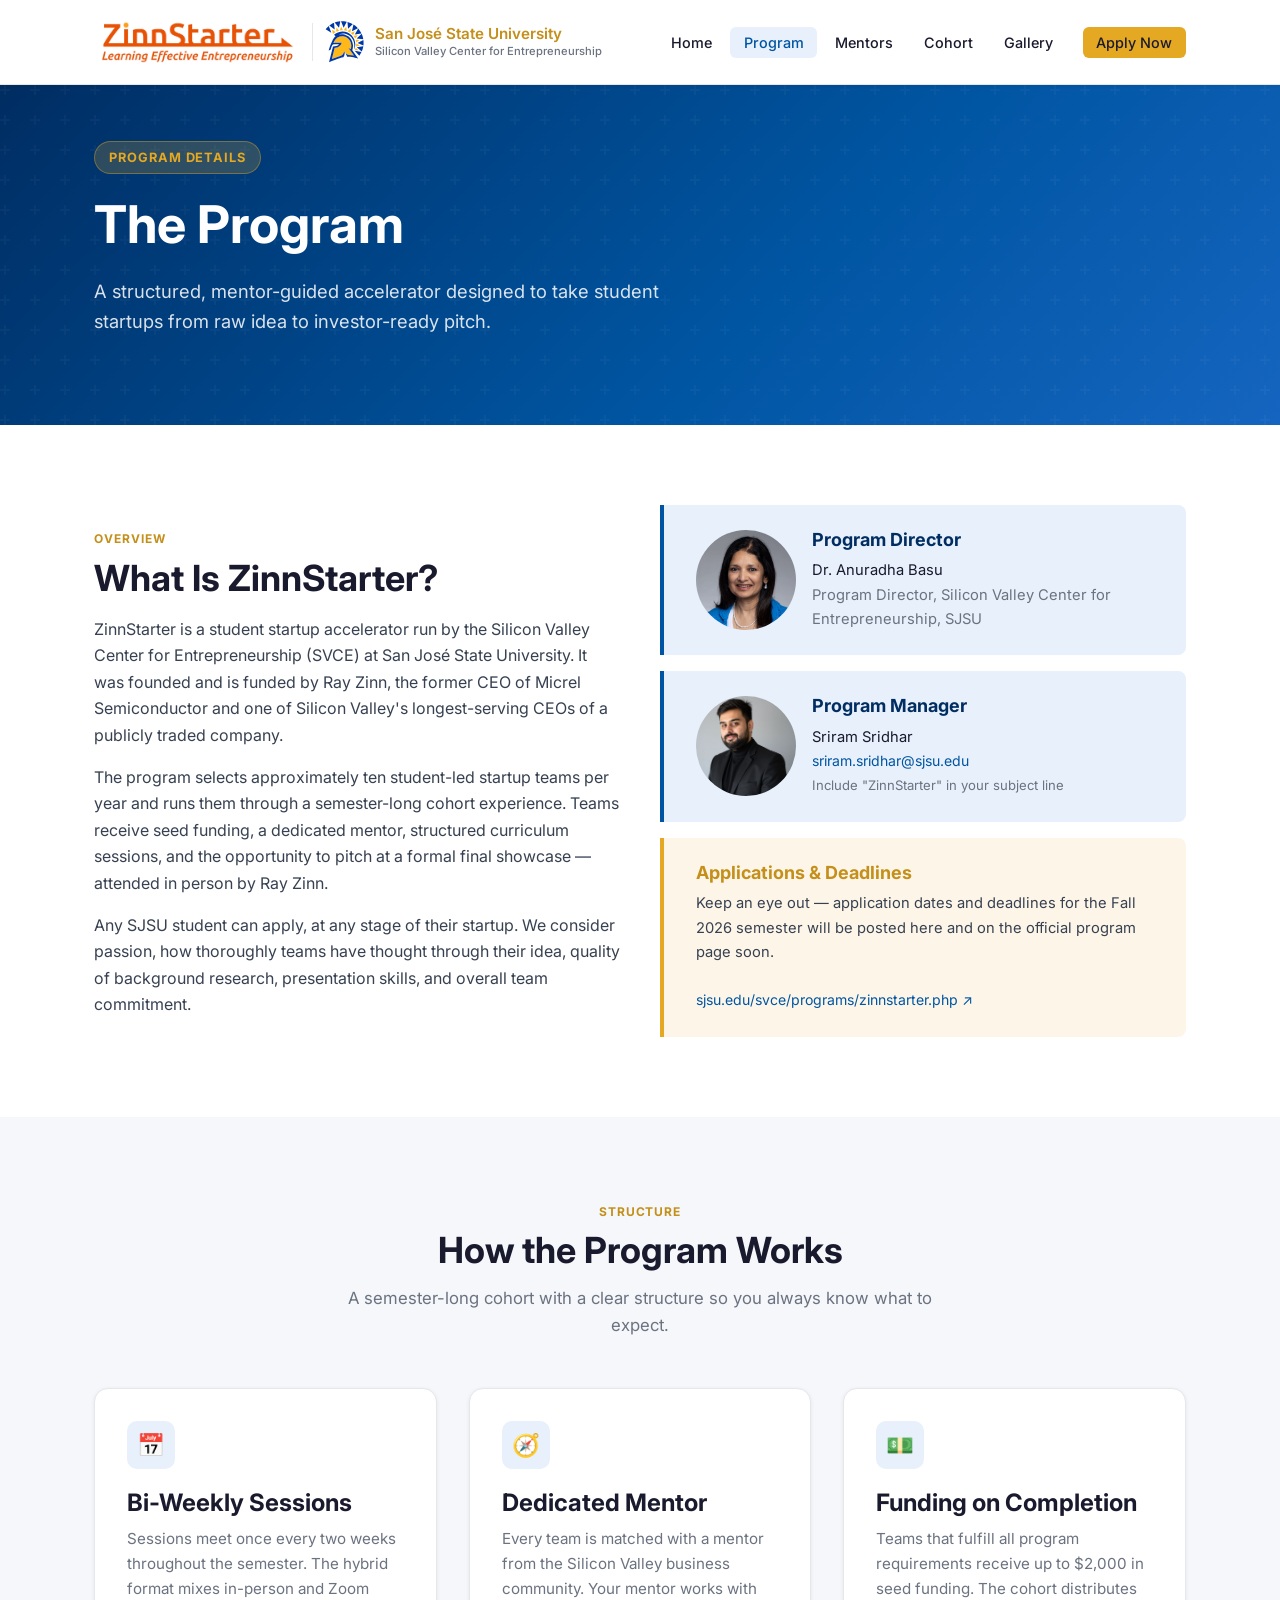
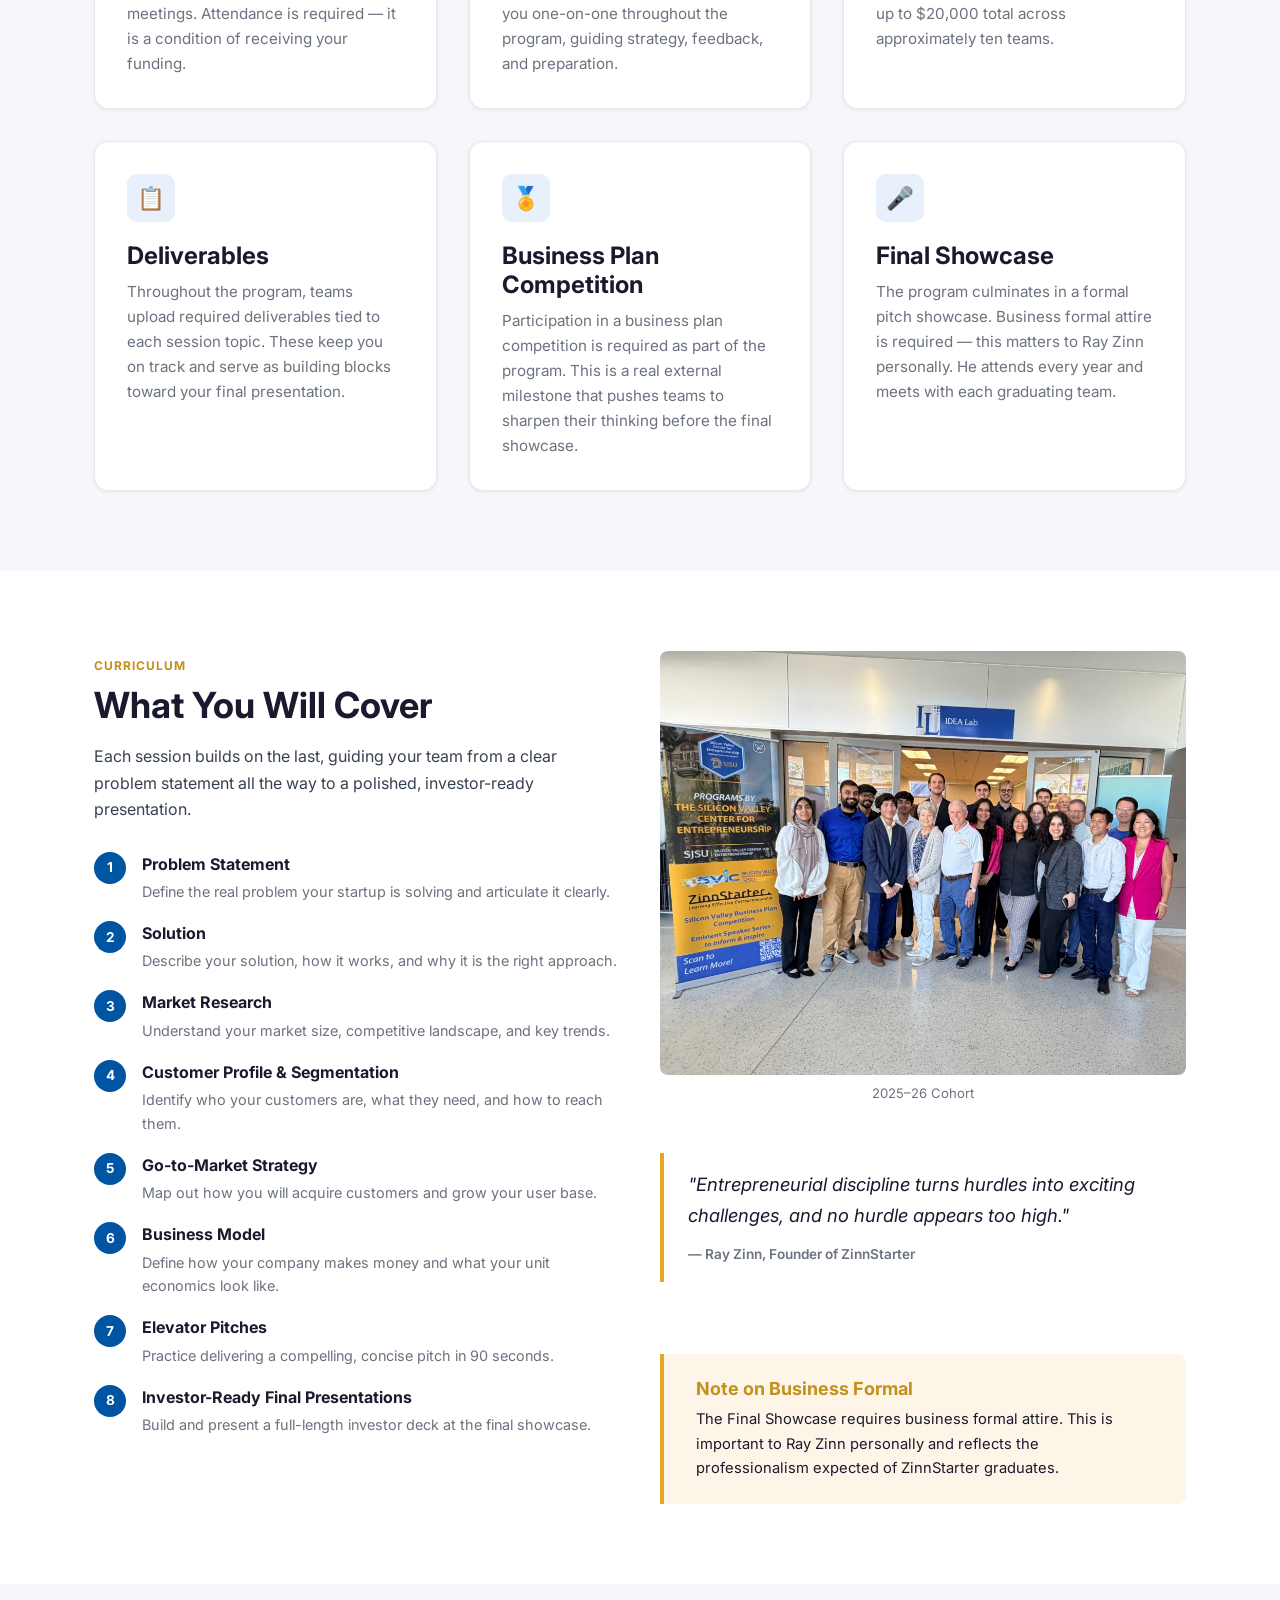
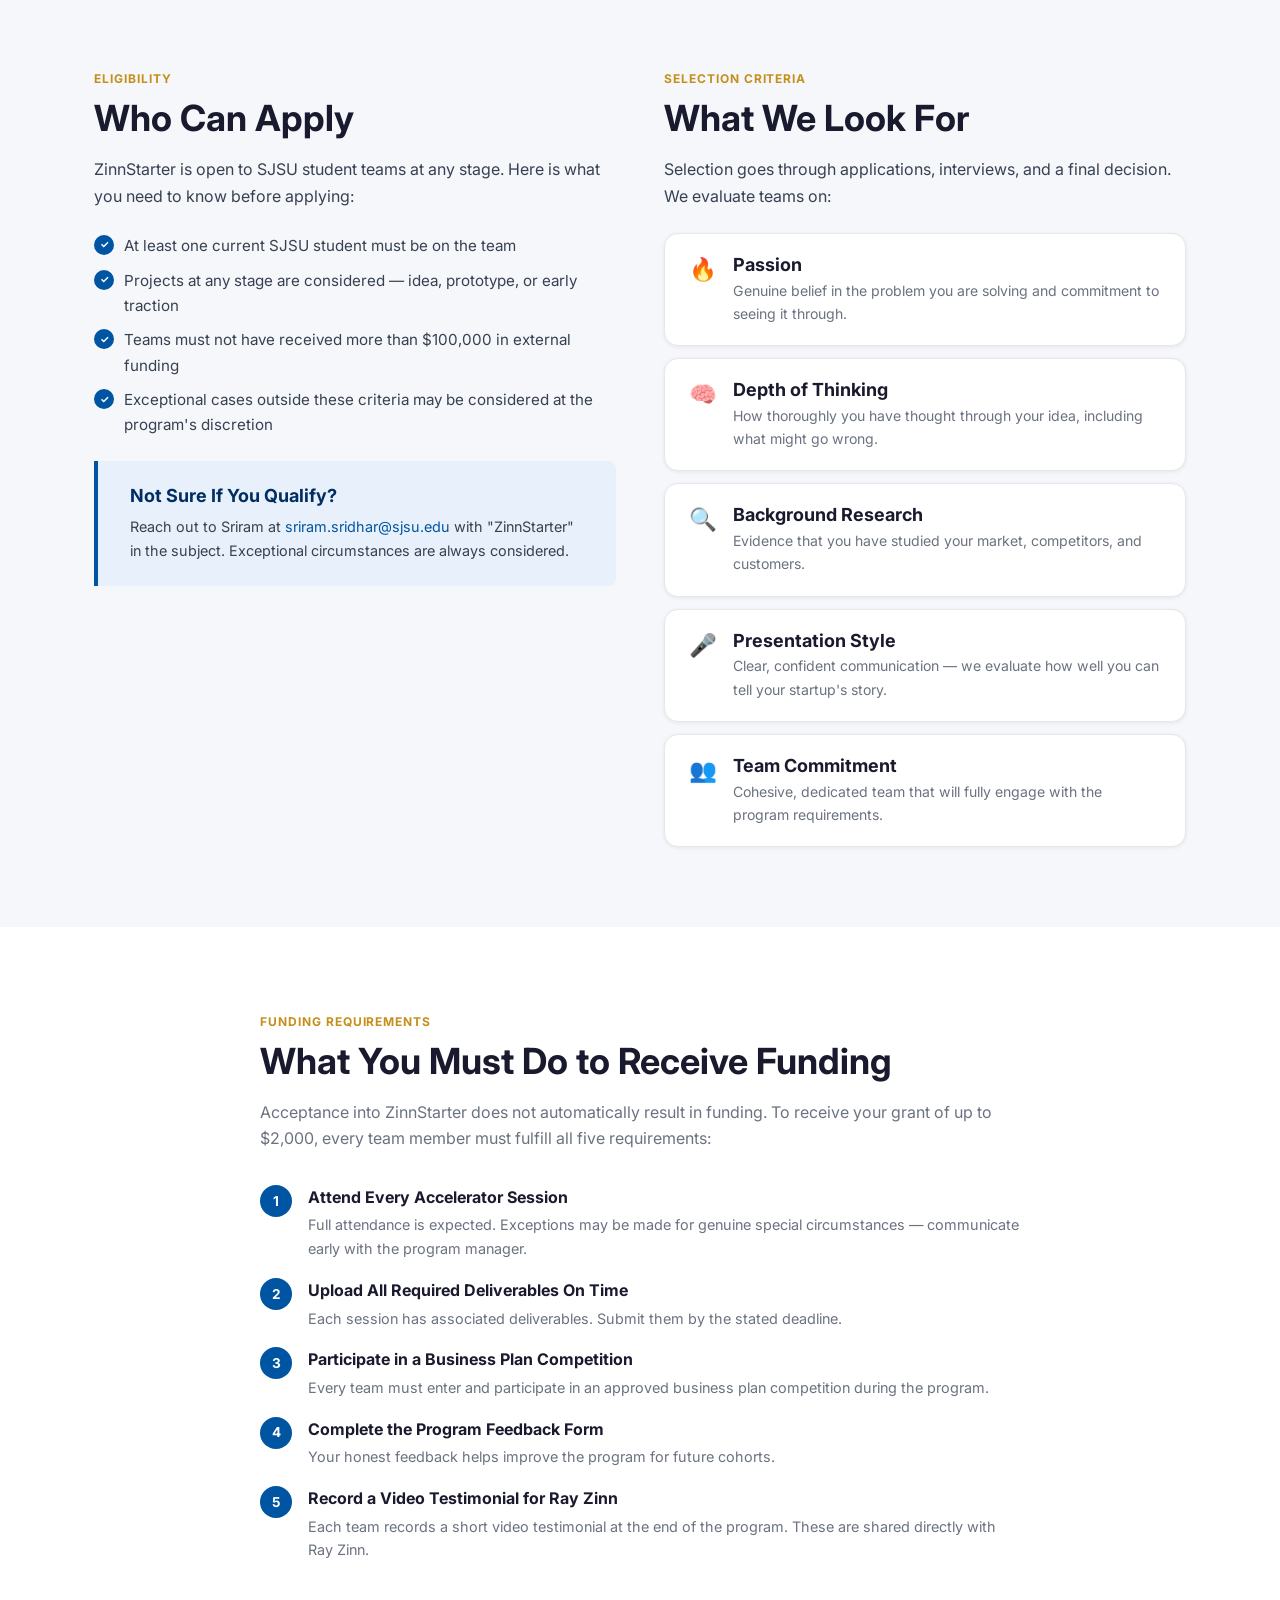
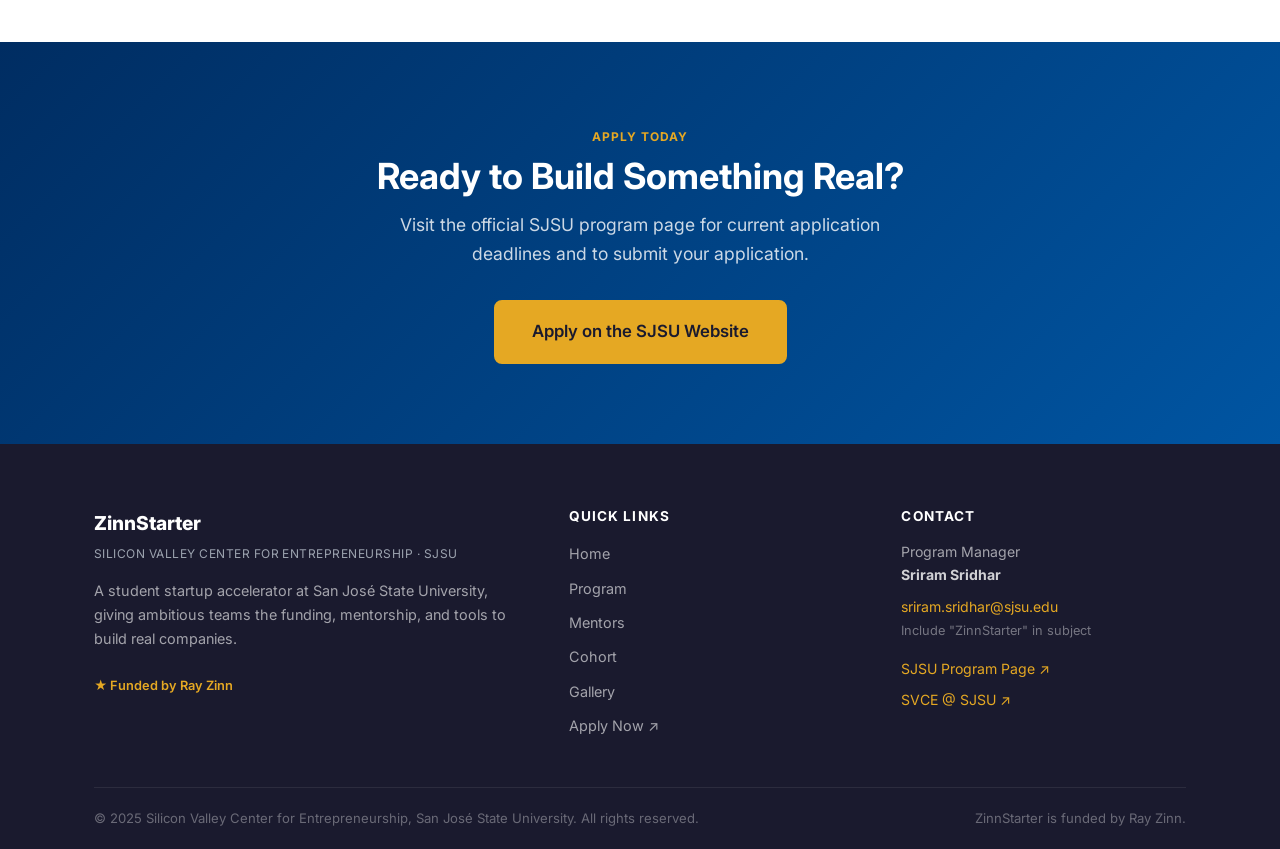
<file: program.html>
<!DOCTYPE html>
<html lang="en">
<head>
  <meta charset="UTF-8" />
  <meta name="viewport" content="width=device-width, initial-scale=1.0" />
  <title>The Program — ZinnStarter | SVCE @ SJSU</title>
  <meta name="description" content="Learn about the ZinnStarter accelerator program structure, session topics, eligibility, and funding requirements." />
  <link rel="preconnect" href="https://fonts.googleapis.com" />
  <link rel="preconnect" href="https://fonts.gstatic.com" crossorigin />
  <link href="https://fonts.googleapis.com/css2?family=Inter:wght@400;500;600;700;800&display=swap" rel="stylesheet" />
  <link rel="stylesheet" href="css/styles.css" />
</head>
<body>

  <!-- ============================================================
       NAVIGATION
       ============================================================ -->
  <nav class="nav" id="main-nav">
    <div class="container">
      <div class="nav__inner">
        <a href="index.html" class="nav__logo">
          <img src="images/zinnstarter.jpg" alt="ZinnStarter" class="nav__logo-img"><span class="nav__logo-divider"></span><img src="images/SJSU.svg" alt="SJSU" class="nav__logo-sjsu"><span class="nav__logo-text"><span class="nav__logo-university">San Jos&eacute; State University</span><span class="nav__logo-svce">Silicon Valley Center for Entrepreneurship</span></span>

        </a>
        <ul class="nav__links">
          <li><a href="index.html">Home</a></li>
          <li><a href="program.html" class="active">Program</a></li>
          <li><a href="mentors.html">Mentors</a></li>
          <li><a href="cohort.html">Cohort</a></li>
          <li><a href="gallery.html">Gallery</a></li>
          <li><a href="https://www.sjsu.edu/svce/programs/zinnstarter.php" target="_blank" class="nav__apply">Apply Now</a></li>
        </ul>
        <button class="nav__hamburger" id="hamburger" aria-label="Toggle menu">
          <span></span><span></span><span></span>
        </button>
      </div>
    </div>
    <div class="nav__mobile" id="mobile-menu">
      <a href="index.html">Home</a>
      <a href="program.html">Program</a>
      <a href="mentors.html">Mentors</a>
      <a href="cohort.html">Cohort</a>
      <a href="gallery.html">Gallery</a>
      <a href="https://www.sjsu.edu/svce/programs/zinnstarter.php" target="_blank" class="nav__apply">Apply Now</a>
    </div>
  </nav>

  <!-- ============================================================
       HERO
       ============================================================ -->
  <section class="hero hero--sm">
    <div class="container">
      <div class="hero__content">
        <div class="hero__eyebrow">Program Details</div>
        <h1>The Program</h1>
        <p>A structured, mentor-guided accelerator designed to take student startups from raw idea to investor-ready pitch.</p>
      </div>
    </div>
  </section>

  <!-- ============================================================
       WHAT IS ZINNSTARTER
       ============================================================ -->
  <section class="section">
    <div class="container">
      <div class="grid-2">
        <div>
          <span class="label">Overview</span>
          <h2>What Is ZinnStarter?</h2>
          <p style="margin: 1rem 0 1rem;">ZinnStarter is a student startup accelerator run by the Silicon Valley Center for Entrepreneurship (SVCE) at San Jos&eacute; State University. It was founded and is funded by Ray Zinn, the former CEO of Micrel Semiconductor and one of Silicon Valley's longest-serving CEOs of a publicly traded company.</p>
          <p style="margin-bottom: 1rem;">The program selects approximately ten student-led startup teams per year and runs them through a semester-long cohort experience. Teams receive seed funding, a dedicated mentor, structured curriculum sessions, and the opportunity to pitch at a formal final showcase — attended in person by Ray Zinn.</p>
          <p>Any SJSU student can apply, at any stage of their startup. We consider passion, how thoroughly teams have thought through their idea, quality of background research, presentation skills, and overall team commitment.</p>
        </div>
        <div style="display: flex; flex-direction: column; gap: 1rem;">
          <div class="callout" style="display: flex; align-items: center; gap: 1rem;">
            <img src="images/anu-basu.jpg" alt="Dr. Anuradha Basu" style="width: 100px; height: 100px; border-radius: 50%; object-fit: cover; object-position: center 15%; flex-shrink: 0;">
            <div>
              <h4>Program Director</h4>
              <p style="font-size: 0.92rem; margin-top: 0.15rem; color: var(--dark);">Dr. Anuradha Basu<br><span style="color: var(--gray);">Program Director, Silicon Valley Center for Entrepreneurship, SJSU</span></p>
            </div>
          </div>
          <div class="callout" style="display: flex; align-items: center; gap: 1rem;">
            <img src="images/sriram-sridhar.jpg" alt="Sriram Sridhar" style="width: 100px; height: 100px; border-radius: 50%; object-fit: cover; object-position: center 15%; flex-shrink: 0;">
            <div>
              <h4>Program Manager</h4>
              <p style="font-size: 0.92rem; margin-top: 0.15rem; color: var(--dark);">Sriram Sridhar<br>
              <a href="mailto:sriram.sridhar@sjsu.edu?subject=ZinnStarter" style="font-size: 0.88rem;">sriram.sridhar@sjsu.edu</a><br>
              <span style="color: var(--gray); font-size: 0.82rem;">Include "ZinnStarter" in your subject line</span></p>
            </div>
          </div>
          <div class="callout callout--gold">
            <h4 style="color: var(--gold-dark);">Applications &amp; Deadlines</h4>
            <p style="font-size: 0.92rem; margin-top: 0.25rem;">Keep an eye out — application dates and deadlines for the Fall 2026 semester will be posted here and on the official program page soon.<br><br>
            <a href="https://www.sjsu.edu/svce/programs/zinnstarter.php" target="_blank" style="font-size: 0.88rem; color: var(--blue);">sjsu.edu/svce/programs/zinnstarter.php ↗</a></p>
          </div>
        </div>
      </div>
    </div>
  </section>

  <!-- ============================================================
       PROGRAM STRUCTURE
       ============================================================ -->
  <section class="section section--alt">
    <div class="container">
      <div class="section-header text-center">
        <span class="label">Structure</span>
        <h2>How the Program Works</h2>
        <p>A semester-long cohort with a clear structure so you always know what to expect.</p>
      </div>
      <div class="grid-3">
        <div class="card">
          <div class="card__icon">📅</div>
          <h3>Bi-Weekly Sessions</h3>
          <p>Sessions meet once every two weeks throughout the semester. The hybrid format mixes in-person and Zoom meetings. Attendance is required — it is a condition of receiving your funding.</p>
        </div>
        <div class="card">
          <div class="card__icon">🧭</div>
          <h3>Dedicated Mentor</h3>
          <p>Every team is matched with a mentor from the Silicon Valley business community. Your mentor works with you one-on-one throughout the program, guiding strategy, feedback, and preparation.</p>
        </div>
        <div class="card">
          <div class="card__icon">💵</div>
          <h3>Funding on Completion</h3>
          <p>Teams that fulfill all program requirements receive up to $2,000 in seed funding. The cohort distributes up to $20,000 total across approximately ten teams.</p>
        </div>
        <div class="card">
          <div class="card__icon">📋</div>
          <h3>Deliverables</h3>
          <p>Throughout the program, teams upload required deliverables tied to each session topic. These keep you on track and serve as building blocks toward your final presentation.</p>
        </div>
        <div class="card">
          <div class="card__icon">🏅</div>
          <h3>Business Plan Competition</h3>
          <p>Participation in a business plan competition is required as part of the program. This is a real external milestone that pushes teams to sharpen their thinking before the final showcase.</p>
        </div>
        <div class="card">
          <div class="card__icon">🎤</div>
          <h3>Final Showcase</h3>
          <p>The program culminates in a formal pitch showcase. Business formal attire is required — this matters to Ray Zinn personally. He attends every year and meets with each graduating team.</p>
        </div>
      </div>
    </div>
  </section>

  <!-- ============================================================
       SESSION TOPICS
       ============================================================ -->
  <section class="section">
    <div class="container">
      <div class="grid-2" style="align-items: start;">
        <div>
          <span class="label">Curriculum</span>
          <h2>What You Will Cover</h2>
          <p style="margin: 1rem 0 1.75rem;">Each session builds on the last, guiding your team from a clear problem statement all the way to a polished, investor-ready presentation.</p>
          <ol class="numbered-list">
            <li>
              <div>
                <strong>Problem Statement</strong>
                <p style="font-size: 0.9rem; color: var(--gray); margin-top: 0.2rem;">Define the real problem your startup is solving and articulate it clearly.</p>
              </div>
            </li>
            <li>
              <div>
                <strong>Solution</strong>
                <p style="font-size: 0.9rem; color: var(--gray); margin-top: 0.2rem;">Describe your solution, how it works, and why it is the right approach.</p>
              </div>
            </li>
            <li>
              <div>
                <strong>Market Research</strong>
                <p style="font-size: 0.9rem; color: var(--gray); margin-top: 0.2rem;">Understand your market size, competitive landscape, and key trends.</p>
              </div>
            </li>
            <li>
              <div>
                <strong>Customer Profile &amp; Segmentation</strong>
                <p style="font-size: 0.9rem; color: var(--gray); margin-top: 0.2rem;">Identify who your customers are, what they need, and how to reach them.</p>
              </div>
            </li>
            <li>
              <div>
                <strong>Go-to-Market Strategy</strong>
                <p style="font-size: 0.9rem; color: var(--gray); margin-top: 0.2rem;">Map out how you will acquire customers and grow your user base.</p>
              </div>
            </li>
            <li>
              <div>
                <strong>Business Model</strong>
                <p style="font-size: 0.9rem; color: var(--gray); margin-top: 0.2rem;">Define how your company makes money and what your unit economics look like.</p>
              </div>
            </li>
            <li>
              <div>
                <strong>Elevator Pitches</strong>
                <p style="font-size: 0.9rem; color: var(--gray); margin-top: 0.2rem;">Practice delivering a compelling, concise pitch in 90 seconds.</p>
              </div>
            </li>
            <li>
              <div>
                <strong>Investor-Ready Final Presentations</strong>
                <p style="font-size: 0.9rem; color: var(--gray); margin-top: 0.2rem;">Build and present a full-length investor deck at the final showcase.</p>
              </div>
            </li>
          </ol>
        </div>
        <div style="display: flex; flex-direction: column; gap: 1.5rem;">
          <figure style="margin: 0;">
            <img src="images/session-photo.JPG" alt="ZinnStarter 2025–26 cohort with Ray Zinn at SVCE IDEA Lab" style="width:100%; border-radius: var(--radius); display: block;">
            <figcaption style="text-align: center; font-size: 0.82rem; color: var(--gray); margin-top: 0.5rem;">2025–26 Cohort</figcaption>
          </figure>
          <div class="quote-block" style="margin-top: 1.5rem;">
            <p>"Entrepreneurial discipline turns hurdles into exciting challenges, and no hurdle appears too high."</p>
            <cite>— Ray Zinn, Founder of ZinnStarter</cite>
          </div>

          <div class="callout callout--gold" style="margin-top: 1.5rem;">
            <h4 style="color: var(--gold-dark);">Note on Business Formal</h4>
            <p style="font-size: 0.92rem; margin-top: 0.25rem; color: var(--dark);">The Final Showcase requires business formal attire. This is important to Ray Zinn personally and reflects the professionalism expected of ZinnStarter graduates.</p>
          </div>
        </div>
      </div>
    </div>
  </section>

  <!-- ============================================================
       ELIGIBILITY
       ============================================================ -->
  <section class="section section--alt">
    <div class="container">
      <div class="grid-2" style="align-items: start; gap: 3rem;">
        <div>
          <span class="label">Eligibility</span>
          <h2>Who Can Apply</h2>
          <p style="margin: 1rem 0 1.5rem;">ZinnStarter is open to SJSU student teams at any stage. Here is what you need to know before applying:</p>
          <ul class="checklist" style="margin-bottom: 1.5rem;">
            <li>At least one current SJSU student must be on the team</li>
            <li>Projects at any stage are considered — idea, prototype, or early traction</li>
            <li>Teams must not have received more than $100,000 in external funding</li>
            <li>Exceptional cases outside these criteria may be considered at the program's discretion</li>
          </ul>
          <div class="callout">
            <h4>Not Sure If You Qualify?</h4>
            <p style="font-size: 0.9rem; margin-top: 0.25rem;">Reach out to Sriram at <a href="mailto:sriram.sridhar@sjsu.edu?subject=ZinnStarter">sriram.sridhar@sjsu.edu</a> with "ZinnStarter" in the subject. Exceptional circumstances are always considered.</p>
          </div>
        </div>
        <div>
          <span class="label">Selection Criteria</span>
          <h2>What We Look For</h2>
          <p style="margin: 1rem 0 1.5rem;">Selection goes through applications, interviews, and a final decision. We evaluate teams on:</p>
          <div style="display: flex; flex-direction: column; gap: 0.75rem;">
            <div class="card" style="padding: 1.25rem 1.5rem; display: flex; align-items: flex-start; gap: 1rem;">
              <span style="font-size: 1.4rem; line-height: 1.3;">🔥</span>
              <div>
                <h4 style="margin-bottom: 0.2rem;">Passion</h4>
                <p style="font-size: 0.88rem; color: var(--gray);">Genuine belief in the problem you are solving and commitment to seeing it through.</p>
              </div>
            </div>
            <div class="card" style="padding: 1.25rem 1.5rem; display: flex; align-items: flex-start; gap: 1rem;">
              <span style="font-size: 1.4rem; line-height: 1.3;">🧠</span>
              <div>
                <h4 style="margin-bottom: 0.2rem;">Depth of Thinking</h4>
                <p style="font-size: 0.88rem; color: var(--gray);">How thoroughly you have thought through your idea, including what might go wrong.</p>
              </div>
            </div>
            <div class="card" style="padding: 1.25rem 1.5rem; display: flex; align-items: flex-start; gap: 1rem;">
              <span style="font-size: 1.4rem; line-height: 1.3;">🔍</span>
              <div>
                <h4 style="margin-bottom: 0.2rem;">Background Research</h4>
                <p style="font-size: 0.88rem; color: var(--gray);">Evidence that you have studied your market, competitors, and customers.</p>
              </div>
            </div>
            <div class="card" style="padding: 1.25rem 1.5rem; display: flex; align-items: flex-start; gap: 1rem;">
              <span style="font-size: 1.4rem; line-height: 1.3;">🎤</span>
              <div>
                <h4 style="margin-bottom: 0.2rem;">Presentation Style</h4>
                <p style="font-size: 0.88rem; color: var(--gray);">Clear, confident communication — we evaluate how well you can tell your startup's story.</p>
              </div>
            </div>
            <div class="card" style="padding: 1.25rem 1.5rem; display: flex; align-items: flex-start; gap: 1rem;">
              <span style="font-size: 1.4rem; line-height: 1.3;">👥</span>
              <div>
                <h4 style="margin-bottom: 0.2rem;">Team Commitment</h4>
                <p style="font-size: 0.88rem; color: var(--gray);">Cohesive, dedicated team that will fully engage with the program requirements.</p>
              </div>
            </div>
          </div>
        </div>
      </div>
    </div>
  </section>

  <!-- ============================================================
       FUNDING REQUIREMENTS
       ============================================================ -->
  <section class="section">
    <div class="container">
      <div style="max-width: 760px; margin: 0 auto;">
        <span class="label">Funding Requirements</span>
        <h2>What You Must Do to Receive Funding</h2>
        <p style="margin: 1rem 0 2rem; color: var(--gray);">Acceptance into ZinnStarter does not automatically result in funding. To receive your grant of up to $2,000, every team member must fulfill all five requirements:</p>
        <ol class="numbered-list">
          <li>
            <div>
              <strong>Attend Every Accelerator Session</strong>
              <p style="font-size: 0.9rem; color: var(--gray); margin-top: 0.2rem;">Full attendance is expected. Exceptions may be made for genuine special circumstances — communicate early with the program manager.</p>
            </div>
          </li>
          <li>
            <div>
              <strong>Upload All Required Deliverables On Time</strong>
              <p style="font-size: 0.9rem; color: var(--gray); margin-top: 0.2rem;">Each session has associated deliverables. Submit them by the stated deadline.</p>
            </div>
          </li>
          <li>
            <div>
              <strong>Participate in a Business Plan Competition</strong>
              <p style="font-size: 0.9rem; color: var(--gray); margin-top: 0.2rem;">Every team must enter and participate in an approved business plan competition during the program.</p>
            </div>
          </li>
          <li>
            <div>
              <strong>Complete the Program Feedback Form</strong>
              <p style="font-size: 0.9rem; color: var(--gray); margin-top: 0.2rem;">Your honest feedback helps improve the program for future cohorts.</p>
            </div>
          </li>
          <li>
            <div>
              <strong>Record a Video Testimonial for Ray Zinn</strong>
              <p style="font-size: 0.9rem; color: var(--gray); margin-top: 0.2rem;">Each team records a short video testimonial at the end of the program. These are shared directly with Ray Zinn.</p>
            </div>
          </li>
        </ol>
      </div>
    </div>
  </section>

  <!-- ============================================================
       APPLY CTA
       ============================================================ -->
  <div class="cta-band">
    <div class="container">
      <span class="label" style="color: var(--gold);">Apply Today</span>
      <h2>Ready to Build Something Real?</h2>
      <p>Visit the official SJSU program page for current application deadlines and to submit your application.</p>
      <a href="https://www.sjsu.edu/svce/programs/zinnstarter.php" target="_blank" class="btn btn-gold btn-lg">Apply on the SJSU Website</a>
    </div>
  </div>

  <!-- ============================================================
       FOOTER
       ============================================================ -->
  <footer class="footer">
    <div class="container">
      <div class="footer__grid">
        <div>
          <span class="footer__logo-name">ZinnStarter</span>
          <span class="footer__logo-sub">Silicon Valley Center for Entrepreneurship · SJSU</span>
          <p class="footer__tagline">A student startup accelerator at San Jos&eacute; State University, giving ambitious teams the funding, mentorship, and tools to build real companies.</p>
          <span class="footer__funded">★ Funded by Ray Zinn</span>
        </div>
        <div>
          <h4>Quick Links</h4>
          <ul class="footer__links">
            <li><a href="index.html">Home</a></li>
            <li><a href="program.html">Program</a></li>
            <li><a href="mentors.html">Mentors</a></li>
            <li><a href="cohort.html">Cohort</a></li>
            <li><a href="gallery.html">Gallery</a></li>
            <li><a href="https://www.sjsu.edu/svce/programs/zinnstarter.php" target="_blank">Apply Now ↗</a></li>
          </ul>
        </div>
        <div class="footer__contact">
          <h4>Contact</h4>
          <p>Program Manager<br><strong style="color: rgba(255,255,255,0.8);">Sriram Sridhar</strong></p>
          <p><a href="mailto:sriram.sridhar@sjsu.edu?subject=ZinnStarter">sriram.sridhar@sjsu.edu</a><br><span style="font-size: 0.8rem; color: rgba(255,255,255,0.4);">Include "ZinnStarter" in subject</span></p>
          <p style="margin-top: 1rem;"><a href="https://www.sjsu.edu/svce/programs/zinnstarter.php" target="_blank">SJSU Program Page ↗</a></p>
          <p><a href="https://www.sjsu.edu/svce/" target="_blank">SVCE @ SJSU ↗</a></p>
        </div>
      </div>
      <div class="footer__bottom">
        <span>&copy; 2025 Silicon Valley Center for Entrepreneurship, San Jos&eacute; State University. All rights reserved.</span>
        <span>ZinnStarter is funded by Ray Zinn.</span>
      </div>
    </div>
  </footer>

  <script src="js/nav.js"></script>
</body>
</html>
</file>
<file: css/styles.css>
/* =============================================================
   ZinnStarter — Main Stylesheet
   SJSU / Silicon Valley Center for Entrepreneurship
   ============================================================= */

/* -------------------------------------------------------------
   1. Variables & Reset
   ------------------------------------------------------------- */
:root {
  --blue:       #0055A2;
  --blue-dark:  #002D62;
  --blue-light: #E8F0FB;
  --gold:       #E5A823;
  --gold-dark:  #C48F1A;
  --dark:       #1A1A2E;
  --gray:       #6B7280;
  --gray-light: #9CA3AF;
  --border:     #E5E7EB;
  --light-bg:   #F5F7FA;
  --white:      #FFFFFF;
  --shadow-sm:  0 1px 4px rgba(0, 0, 0, 0.07);
  --shadow:     0 2px 12px rgba(0, 0, 0, 0.09);
  --shadow-lg:  0 8px 32px rgba(0, 0, 0, 0.12);
  --radius:     8px;
  --radius-lg:  14px;
  --transition: 0.2s ease;
  --max-width:  1140px;
}

*, *::before, *::after {
  box-sizing: border-box;
  margin: 0;
  padding: 0;
}

html {
  scroll-behavior: smooth;
}

body {
  font-family: 'Inter', system-ui, -apple-system, sans-serif;
  font-size: 16px;
  line-height: 1.65;
  color: var(--dark);
  background: var(--white);
  -webkit-font-smoothing: antialiased;
}

img {
  display: block;
  max-width: 100%;
}

a {
  color: var(--blue);
  text-decoration: none;
  transition: color var(--transition);
}

a:hover {
  color: var(--blue-dark);
}

ul {
  list-style: none;
}

/* -------------------------------------------------------------
   2. Typography
   ------------------------------------------------------------- */
h1, h2, h3, h4, h5, h6 {
  font-weight: 700;
  line-height: 1.2;
  color: var(--dark);
}

h1 { font-size: clamp(2rem, 5vw, 3.25rem); }
h2 { font-size: clamp(1.6rem, 3vw, 2.25rem); }
h3 { font-size: clamp(1.2rem, 2vw, 1.5rem); }
h4 { font-size: 1.125rem; }

p {
  color: #374151;
}

.text-center { text-align: center; }
.text-gray   { color: var(--gray); }

.label {
  display: inline-block;
  font-size: 0.75rem;
  font-weight: 700;
  letter-spacing: 0.08em;
  text-transform: uppercase;
  color: var(--gold-dark);
  margin-bottom: 0.5rem;
}

/* -------------------------------------------------------------
   3. Layout Utilities
   ------------------------------------------------------------- */
.container {
  width: 100%;
  max-width: var(--max-width);
  margin: 0 auto;
  padding: 0 1.5rem;
}

.section {
  padding: 5rem 0;
}

.section--alt {
  background: var(--light-bg);
}

.section--dark {
  background: var(--blue-dark);
  color: var(--white);
}

.section--dark h2,
.section--dark h3,
.section--dark p {
  color: var(--white);
}

.section-header {
  margin-bottom: 3rem;
}

.section-header.text-center {
  max-width: 640px;
  margin-left: auto;
  margin-right: auto;
  margin-bottom: 3rem;
}

.section-header h2 {
  margin-bottom: 0.75rem;
}

.section-header p {
  font-size: 1.05rem;
  color: var(--gray);
}

.section--dark .section-header p {
  color: rgba(255, 255, 255, 0.75);
}

.grid-2 {
  display: grid;
  grid-template-columns: 1fr 1fr;
  gap: 2.5rem;
  align-items: center;
}

.grid-3 {
  display: grid;
  grid-template-columns: repeat(3, 1fr);
  gap: 2rem;
}

.grid-4 {
  display: grid;
  grid-template-columns: repeat(4, 1fr);
  gap: 1.5rem;
}

/* -------------------------------------------------------------
   4. Buttons
   ------------------------------------------------------------- */
.btn {
  display: inline-flex;
  align-items: center;
  gap: 0.5rem;
  padding: 0.75rem 1.75rem;
  border-radius: var(--radius);
  font-size: 0.95rem;
  font-weight: 600;
  cursor: pointer;
  border: 2px solid transparent;
  transition: all var(--transition);
  white-space: nowrap;
}

.btn-primary {
  background: var(--blue);
  color: var(--white);
  border-color: var(--blue);
}

.btn-primary:hover {
  background: var(--blue-dark);
  border-color: var(--blue-dark);
  color: var(--white);
}

.btn-gold {
  background: var(--gold);
  color: var(--dark);
  border-color: var(--gold);
}

.btn-gold:hover {
  background: var(--gold-dark);
  border-color: var(--gold-dark);
  color: var(--dark);
}

.btn-outline {
  background: transparent;
  color: var(--white);
  border-color: rgba(255, 255, 255, 0.7);
}

.btn-outline:hover {
  background: rgba(255, 255, 255, 0.12);
  color: var(--white);
  border-color: var(--white);
}

.btn-outline-blue {
  background: transparent;
  color: var(--blue);
  border-color: var(--blue);
}

.btn-outline-blue:hover {
  background: var(--blue);
  color: var(--white);
}

.btn-lg {
  padding: 1rem 2.25rem;
  font-size: 1.05rem;
}

.btn-group {
  display: flex;
  gap: 1rem;
  flex-wrap: wrap;
}

/* -------------------------------------------------------------
   5. Navigation
   ------------------------------------------------------------- */
.nav {
  position: sticky;
  top: 0;
  z-index: 100;
  background: var(--white);
  border-bottom: 1px solid var(--border);
  box-shadow: var(--shadow-sm);
}

.nav__inner {
  display: flex;
  align-items: center;
  justify-content: space-between;
  height: 84px;
}

.nav__logo {
  display: flex;
  flex-direction: row;
  align-items: center;
  gap: 0.65rem;
  line-height: 1.2;
  text-decoration: none;
}

.nav__logo-img {
  height: 52px;
  width: auto;
  display: block;
}

.nav__logo-divider {
  width: 1px;
  height: 38px;
  background: var(--border);
  flex-shrink: 0;
}

.nav__logo-sjsu {
  height: 44px;
  width: auto;
  display: block;
  flex-shrink: 0;
}

.nav__logo-text {
  display: flex;
  flex-direction: column;
  gap: 0.1rem;
}

.nav__logo-university {
  font-size: 0.95rem;
  font-weight: 600;
  color: var(--gold-dark);
  line-height: 1.2;
}

.nav__logo-svce {
  font-size: 0.7rem;
  font-weight: 500;
  color: var(--gray);
  line-height: 1.2;
}

.nav__logo-name {
  font-size: 1.25rem;
  font-weight: 800;
  color: var(--blue-dark);
  letter-spacing: -0.01em;
}

.nav__logo-sub {
  font-size: 0.7rem;
  font-weight: 500;
  color: var(--gray);
  letter-spacing: 0.03em;
  text-transform: uppercase;
}

.nav__links {
  display: flex;
  align-items: center;
  gap: 0.25rem;
}

.nav__links a {
  padding: 0.45rem 0.85rem;
  border-radius: 6px;
  font-size: 0.9rem;
  font-weight: 500;
  color: var(--dark);
  transition: all var(--transition);
}

.nav__links a:hover,
.nav__links a.active {
  color: var(--blue);
  background: var(--blue-light);
}

.nav__apply {
  margin-left: 0.75rem;
  padding: 0.5rem 1.25rem;
  background: var(--gold);
  color: var(--dark) !important;
  border-radius: var(--radius);
  font-weight: 700;
  font-size: 0.88rem;
}

.nav__apply:hover {
  background: var(--gold-dark) !important;
  color: var(--dark) !important;
}

.nav__hamburger {
  display: none;
  flex-direction: column;
  gap: 5px;
  background: none;
  border: none;
  cursor: pointer;
  padding: 6px;
}

.nav__hamburger span {
  display: block;
  width: 24px;
  height: 2px;
  background: var(--dark);
  border-radius: 2px;
  transition: all var(--transition);
}

.nav__mobile {
  display: none;
  flex-direction: column;
  background: var(--white);
  border-top: 1px solid var(--border);
  padding: 1rem 1.5rem 1.5rem;
  gap: 0.25rem;
}

.nav__mobile a {
  display: block;
  padding: 0.65rem 0.75rem;
  border-radius: 6px;
  font-weight: 500;
  color: var(--dark);
}

.nav__mobile a:hover {
  background: var(--blue-light);
  color: var(--blue);
}

.nav__mobile .nav__apply {
  margin-left: 0;
  margin-top: 0.5rem;
  text-align: center;
  display: block;
  padding: 0.75rem;
}

.nav.mobile-open .nav__mobile {
  display: flex;
}

/* -------------------------------------------------------------
   6. Hero Sections
   ------------------------------------------------------------- */
.hero {
  background: linear-gradient(135deg, var(--blue-dark) 0%, var(--blue) 60%, #1565C0 100%);
  color: var(--white);
  padding: 6rem 0;
  position: relative;
  overflow: hidden;
}

.hero::before {
  content: '';
  position: absolute;
  inset: 0;
  background: url("data:image/svg+xml,%3Csvg width='60' height='60' viewBox='0 0 60 60' xmlns='http://www.w3.org/2000/svg'%3E%3Cg fill='none' fill-rule='evenodd'%3E%3Cg fill='%23ffffff' fill-opacity='0.03'%3E%3Cpath d='M36 34v-4h-2v4h-4v2h4v4h2v-4h4v-2h-4zm0-30V0h-2v4h-4v2h4v4h2V6h4V4h-4zM6 34v-4H4v4H0v2h4v4h2v-4h4v-2H6zM6 4V0H4v4H0v2h4v4h2V6h4V4H6z'/%3E%3C/g%3E%3C/g%3E%3C/svg%3E");
  pointer-events: none;
}

.hero--sm {
  padding: 3.5rem 0;
}

.hero__content {
  position: relative;
  z-index: 1;
}

.hero h1 {
  color: var(--white);
  margin-bottom: 1.25rem;
}

.hero p {
  color: rgba(255, 255, 255, 0.85);
  font-size: 1.15rem;
  max-width: 620px;
  margin-bottom: 2rem;
}

.hero__eyebrow {
  display: inline-block;
  background: rgba(229, 168, 35, 0.2);
  color: var(--gold);
  border: 1px solid rgba(229, 168, 35, 0.4);
  border-radius: 100px;
  padding: 0.3rem 0.9rem;
  font-size: 0.8rem;
  font-weight: 700;
  letter-spacing: 0.07em;
  text-transform: uppercase;
  margin-bottom: 1.25rem;
}

/* -------------------------------------------------------------
   7. Cards
   ------------------------------------------------------------- */
.card {
  background: var(--white);
  border: 1px solid var(--border);
  border-radius: var(--radius-lg);
  padding: 2rem;
  box-shadow: var(--shadow-sm);
  transition: transform var(--transition), box-shadow var(--transition);
}

.card:hover {
  transform: translateY(-3px);
  box-shadow: var(--shadow);
}

.card__icon {
  width: 48px;
  height: 48px;
  border-radius: 10px;
  background: var(--blue-light);
  display: flex;
  align-items: center;
  justify-content: center;
  margin-bottom: 1.25rem;
  font-size: 1.4rem;
}

.card h3 {
  margin-bottom: 0.5rem;
}

.card p {
  font-size: 0.95rem;
  color: var(--gray);
}

/* -------------------------------------------------------------
   8. Placeholder Images
   ------------------------------------------------------------- */
.placeholder-img {
  background: linear-gradient(135deg, #E5E7EB 0%, #D1D5DB 100%);
  border-radius: var(--radius);
  display: flex;
  align-items: center;
  justify-content: center;
  text-align: center;
  color: var(--gray);
  font-size: 0.8rem;
  font-weight: 600;
  letter-spacing: 0.04em;
  text-transform: uppercase;
  border: 2px dashed #9CA3AF;
  padding: 1rem;
  line-height: 1.4;
}

.placeholder-img--square {
  aspect-ratio: 1 / 1;
}

.placeholder-img--wide {
  aspect-ratio: 16 / 9;
}

.placeholder-img--tall {
  aspect-ratio: 3 / 4;
}

/* -------------------------------------------------------------
   9. Stats Bar
   ------------------------------------------------------------- */
.stats-bar {
  background: var(--blue-dark);
  padding: 3rem 0;
}

.stats-bar__grid {
  display: grid;
  grid-template-columns: repeat(4, 1fr);
  gap: 1rem;
  text-align: center;
}

.stat-item__number {
  font-size: 2.25rem;
  font-weight: 800;
  color: var(--gold);
  line-height: 1;
  margin-bottom: 0.35rem;
}

.stat-item__label {
  font-size: 0.85rem;
  color: rgba(255, 255, 255, 0.75);
  font-weight: 500;
}

/* -------------------------------------------------------------
   10. Mentor Cards
   ------------------------------------------------------------- */
.mentor-card {
  background: var(--white);
  border: 1px solid var(--border);
  border-radius: var(--radius-lg);
  overflow: hidden;
  box-shadow: var(--shadow-sm);
  transition: transform var(--transition), box-shadow var(--transition);
}

.mentor-card:hover {
  transform: translateY(-4px);
  box-shadow: var(--shadow);
}

.mentor-card__photo {
  width: 100%;
  aspect-ratio: 1 / 1;
  object-fit: cover;
}

.mentor-card__body {
  padding: 1.5rem;
}

.mentor-card__name {
  font-size: 1.1rem;
  font-weight: 700;
  margin-bottom: 0.2rem;
  color: var(--dark);
}

.mentor-card__title {
  font-size: 0.85rem;
  color: var(--blue);
  font-weight: 600;
  margin-bottom: 0.75rem;
}

.mentor-card__bio {
  font-size: 0.9rem;
  color: var(--gray);
  line-height: 1.6;
}

/* -------------------------------------------------------------
   11. Team / Cohort Cards
   ------------------------------------------------------------- */
.team-card {
  background: var(--white);
  border: 1px solid var(--border);
  border-radius: var(--radius-lg);
  padding: 1.75rem;
  box-shadow: var(--shadow-sm);
  transition: transform var(--transition), box-shadow var(--transition);
}

.team-card:hover {
  transform: translateY(-3px);
  box-shadow: var(--shadow);
}

.team-card__logo {
  width: 64px;
  height: 64px;
  border-radius: 10px;
  margin-bottom: 1.25rem;
}

.team-card__name {
  font-size: 1.1rem;
  font-weight: 700;
  margin-bottom: 0.2rem;
}

.team-card__tagline {
  font-size: 0.85rem;
  color: var(--blue);
  font-weight: 600;
  margin-bottom: 0.75rem;
}

.team-card__founder {
  font-size: 0.9rem;
  color: var(--blue);
  font-weight: 600;
  margin-bottom: 0.15rem;
}
.team-card__founder::before {
  content: "Founder · ";
  font-size: 0.72rem;
  font-weight: 500;
  color: var(--gray);
  text-transform: uppercase;
  letter-spacing: 0.07em;
}

.team-card__major {
  font-size: 0.8rem;
  color: var(--gray);
  font-weight: 400;
  margin-bottom: 0.85rem;
}

.team-card__desc {
  font-size: 0.9rem;
  color: var(--gray);
  line-height: 1.6;
  margin-bottom: 1rem;
}

.tag {
  display: inline-block;
  padding: 0.25rem 0.65rem;
  background: var(--blue-light);
  color: var(--blue);
  border-radius: 100px;
  font-size: 0.75rem;
  font-weight: 600;
  margin-right: 0.35rem;
  margin-bottom: 0.25rem;
}

.tag--gold {
  background: rgba(229, 168, 35, 0.15);
  color: var(--gold-dark);
}

.tag--green {
  background: #ECFDF5;
  color: #065F46;
}

/* -------------------------------------------------------------
   12. Alumni Section
   ------------------------------------------------------------- */
.alumni-card {
  background: var(--white);
  border: 1px solid var(--border);
  border-radius: var(--radius-lg);
  padding: 2rem;
  box-shadow: var(--shadow-sm);
  position: relative;
  overflow: hidden;
}

.alumni-card::before {
  content: '';
  position: absolute;
  top: 0;
  left: 0;
  right: 0;
  height: 4px;
  background: linear-gradient(90deg, var(--blue), var(--gold));
}

.alumni-card__badge {
  display: inline-flex;
  align-items: center;
  gap: 0.3rem;
  background: #ECFDF5;
  color: #065F46;
  border-radius: 100px;
  padding: 0.25rem 0.7rem;
  font-size: 0.75rem;
  font-weight: 700;
  margin-bottom: 1rem;
}

.alumni-card__name {
  font-size: 1.2rem;
  font-weight: 700;
  margin-bottom: 0.15rem;
}

.alumni-card__founder {
  font-size: 0.85rem;
  color: var(--gray);
  margin-bottom: 0.75rem;
}

.alumni-card__desc {
  font-size: 0.9rem;
  color: #374151;
  line-height: 1.6;
}

.alumni-card__link {
  display: inline-block;
  margin-top: 1rem;
  font-size: 0.82rem;
  font-weight: 600;
  color: var(--blue);
  text-decoration: none;
  letter-spacing: 0.01em;
}
.alumni-card__link:hover {
  text-decoration: underline;
}

/* -------------------------------------------------------------
   13. Gallery
   ------------------------------------------------------------- */
.gallery-item img.gallery-item__img {
  width: 100%;
  aspect-ratio: 4 / 3;
  object-fit: cover;
  display: block;
}

.gallery-grid {
  display: grid;
  grid-template-columns: repeat(3, 1fr);
  gap: 1rem;
}

.gallery-item {
  cursor: pointer;
  border-radius: var(--radius);
  overflow: hidden;
  position: relative;
}

.gallery-item:hover .gallery-item__overlay {
  opacity: 1;
}

.gallery-item__overlay {
  position: absolute;
  inset: 0;
  background: rgba(0, 45, 98, 0.6);
  display: flex;
  align-items: center;
  justify-content: center;
  opacity: 0;
  transition: opacity var(--transition);
  color: var(--white);
  font-size: 2rem;
}

/* Lightbox */
.lightbox {
  display: none;
  position: fixed;
  inset: 0;
  background: rgba(0, 0, 0, 0.9);
  z-index: 1000;
  align-items: center;
  justify-content: center;
}

.lightbox.open {
  display: flex;
}

.lightbox__inner {
  position: relative;
  max-width: 90vw;
  max-height: 90vh;
}

.lightbox__close {
  position: absolute;
  top: -2.5rem;
  right: 0;
  background: none;
  border: none;
  color: var(--white);
  font-size: 1.75rem;
  cursor: pointer;
  line-height: 1;
}

.lightbox__img {
  max-width: 90vw;
  max-height: 80vh;
  object-fit: contain;
  border-radius: var(--radius);
}

/* Video grid */
.video-grid {
  display: grid;
  grid-template-columns: repeat(3, 1fr);
  gap: 1.5rem;
}

.video-card {
  border-radius: var(--radius-lg);
  overflow: hidden;
  box-shadow: var(--shadow);
}

.video-card__embed {
  aspect-ratio: 16 / 9;
}

.video-card__embed iframe {
  width: 100%;
  height: 100%;
  border: none;
}

.video-card__caption {
  padding: 1rem 1.25rem;
  background: var(--white);
  border: 1px solid var(--border);
  border-top: none;
  font-size: 0.9rem;
  font-weight: 600;
  color: var(--dark);
}

/* -------------------------------------------------------------
   14. Accordion (Past Cohorts)
   ------------------------------------------------------------- */
.accordion {
  border: 1px solid var(--border);
  border-radius: var(--radius-lg);
  overflow: hidden;
}

.accordion__item {
  border-bottom: 1px solid var(--border);
}

.accordion__item:last-child {
  border-bottom: none;
}

.accordion__trigger {
  width: 100%;
  display: flex;
  align-items: center;
  justify-content: space-between;
  padding: 1.25rem 1.5rem;
  background: var(--white);
  border: none;
  cursor: pointer;
  font-size: 1rem;
  font-weight: 600;
  color: var(--dark);
  text-align: left;
  transition: background var(--transition);
}

.accordion__trigger:hover {
  background: var(--light-bg);
}

.accordion__trigger.open {
  background: var(--blue-light);
  color: var(--blue);
}

.accordion__chevron {
  font-size: 0.85rem;
  transition: transform var(--transition);
}

.accordion__trigger.open .accordion__chevron {
  transform: rotate(180deg);
}

.accordion__body {
  display: none;
  padding: 1.25rem 1.5rem;
  background: var(--light-bg);
}

.accordion__body.open {
  display: block;
}

.past-team-list {
  display: grid;
  grid-template-columns: repeat(auto-fill, minmax(240px, 1fr));
  gap: 0.75rem;
}

.past-team-item {
  background: var(--white);
  border: 1px solid var(--border);
  border-radius: var(--radius);
  padding: 1rem 1.25rem;
}

.past-team-item__name {
  font-weight: 700;
  font-size: 0.95rem;
  margin-bottom: 0.2rem;
}

.past-team-item__desc {
  font-size: 0.82rem;
  color: var(--gray);
}

/* -------------------------------------------------------------
   15. Checklist & Feature Lists
   ------------------------------------------------------------- */
.checklist {
  display: flex;
  flex-direction: column;
  gap: 0.6rem;
}

.checklist li {
  display: flex;
  align-items: flex-start;
  gap: 0.65rem;
  font-size: 0.95rem;
  color: #374151;
}

.checklist li::before {
  content: '✓';
  display: inline-flex;
  align-items: center;
  justify-content: center;
  min-width: 20px;
  height: 20px;
  background: var(--blue);
  color: var(--white);
  border-radius: 50%;
  font-size: 0.65rem;
  font-weight: 700;
  margin-top: 2px;
  flex-shrink: 0;
}

.numbered-list {
  display: flex;
  flex-direction: column;
  gap: 1rem;
  counter-reset: req-counter;
}

.numbered-list li {
  display: flex;
  align-items: flex-start;
  gap: 1rem;
  counter-increment: req-counter;
}

.numbered-list li::before {
  content: counter(req-counter);
  display: inline-flex;
  align-items: center;
  justify-content: center;
  min-width: 32px;
  height: 32px;
  background: var(--blue);
  color: var(--white);
  border-radius: 50%;
  font-size: 0.85rem;
  font-weight: 700;
  flex-shrink: 0;
  margin-top: 1px;
}

/* -------------------------------------------------------------
   16. Highlight Box / Callout
   ------------------------------------------------------------- */
.callout {
  background: var(--blue-light);
  border-left: 4px solid var(--blue);
  border-radius: 0 var(--radius) var(--radius) 0;
  padding: 1.5rem 2rem;
}

.callout--gold {
  background: rgba(229, 168, 35, 0.1);
  border-left-color: var(--gold);
}

.callout h4 {
  margin-bottom: 0.5rem;
  color: var(--blue-dark);
}

.callout--gold h4 {
  color: var(--gold-dark);
}

/* -------------------------------------------------------------
   17. Quote / Ray Zinn Feature
   ------------------------------------------------------------- */
.quote-block {
  border-left: 4px solid var(--gold);
  padding: 1rem 1.5rem;
  margin: 1.5rem 0;
}

.quote-block p {
  font-size: 1.15rem;
  font-style: italic;
  color: var(--dark);
  line-height: 1.7;
}

.quote-block cite {
  display: block;
  margin-top: 0.75rem;
  font-size: 0.85rem;
  font-weight: 600;
  color: var(--gray);
  font-style: normal;
}

.ray-feature {
  display: grid;
  grid-template-columns: 280px 1fr;
  gap: 3rem;
  align-items: start;
}

.ray-feature__photo-wrap {
  position: sticky;
  top: 88px;
}

.ray-feature__label {
  font-size: 0.75rem;
  font-weight: 700;
  text-transform: uppercase;
  letter-spacing: 0.08em;
  color: var(--gold-dark);
  margin-bottom: 0.5rem;
}

.ray-feature__name {
  font-size: 1.75rem;
  font-weight: 800;
  color: var(--dark);
  margin-bottom: 0.25rem;
}

.ray-feature__title {
  font-size: 0.9rem;
  color: var(--gray);
  margin-bottom: 1.5rem;
}

/* -------------------------------------------------------------
   18. CTA Band
   ------------------------------------------------------------- */
.cta-band {
  background: linear-gradient(135deg, var(--blue-dark), var(--blue));
  color: var(--white);
  padding: 5rem 0;
  text-align: center;
}

.cta-band h2 {
  color: var(--white);
  margin-bottom: 0.75rem;
}

.cta-band p {
  color: rgba(255, 255, 255, 0.8);
  font-size: 1.1rem;
  margin-bottom: 2rem;
  max-width: 520px;
  margin-left: auto;
  margin-right: auto;
}

/* -------------------------------------------------------------
   19. Footer
   ------------------------------------------------------------- */
.footer {
  background: var(--dark);
  color: rgba(255, 255, 255, 0.75);
  padding: 4rem 0 0;
}

.footer__grid {
  display: grid;
  grid-template-columns: 1.5fr 1fr 1fr;
  gap: 3rem;
  padding-bottom: 3rem;
}

.footer__logo-name {
  font-size: 1.2rem;
  font-weight: 800;
  color: var(--white);
  display: block;
  margin-bottom: 0.25rem;
}

.footer__logo-sub {
  font-size: 0.75rem;
  color: var(--gray-light);
  letter-spacing: 0.04em;
  text-transform: uppercase;
  display: block;
  margin-bottom: 1rem;
}

.footer__tagline {
  font-size: 0.9rem;
  line-height: 1.65;
  margin-bottom: 1.25rem;
  color: rgba(255, 255, 255, 0.6);
}

.footer__funded {
  display: inline-flex;
  align-items: center;
  gap: 0.5rem;
  font-size: 0.8rem;
  color: var(--gold);
  font-weight: 600;
}

.footer h4 {
  font-size: 0.85rem;
  font-weight: 700;
  text-transform: uppercase;
  letter-spacing: 0.08em;
  color: var(--white);
  margin-bottom: 1rem;
}

.footer__links {
  display: flex;
  flex-direction: column;
  gap: 0.5rem;
}

.footer__links a {
  font-size: 0.9rem;
  color: rgba(255, 255, 255, 0.6);
  transition: color var(--transition);
}

.footer__links a:hover {
  color: var(--white);
}

.footer__contact p {
  font-size: 0.88rem;
  margin-bottom: 0.5rem;
  color: rgba(255, 255, 255, 0.6);
}

.footer__contact a {
  color: var(--gold);
}

.footer__contact a:hover {
  color: var(--gold-dark);
}

.footer__bottom {
  border-top: 1px solid rgba(255, 255, 255, 0.08);
  padding: 1.25rem 0;
  display: flex;
  align-items: center;
  justify-content: space-between;
  font-size: 0.82rem;
  color: rgba(255, 255, 255, 0.35);
}

/* -------------------------------------------------------------
   20. Chatbot Placeholder (for later)
   ------------------------------------------------------------- */
/* The chatbot widget styles are reserved here and will be populated
   when the AI bot feature is added. See README for instructions. */

/* -------------------------------------------------------------
   21. Responsive
   ------------------------------------------------------------- */
@media (max-width: 1024px) {
  .grid-4 {
    grid-template-columns: repeat(2, 1fr);
  }

  .stats-bar__grid {
    grid-template-columns: repeat(2, 1fr);
    gap: 1.5rem;
  }

  .ray-feature {
    grid-template-columns: 220px 1fr;
    gap: 2rem;
  }
}

@media (max-width: 768px) {
  .section {
    padding: 3.5rem 0;
  }

  .grid-2,
  .grid-3,
  .grid-4 {
    grid-template-columns: 1fr;
  }

  .gallery-grid,
  .video-grid {
    grid-template-columns: repeat(2, 1fr);
  }

  .ray-feature {
    grid-template-columns: 1fr;
    gap: 1.5rem;
  }

  .ray-feature__photo-wrap {
    position: static;
    max-width: 240px;
  }

  .footer__grid {
    grid-template-columns: 1fr;
    gap: 2rem;
  }

  .footer__bottom {
    flex-direction: column;
    gap: 0.5rem;
    text-align: center;
  }

  .nav__links {
    display: none;
  }

  .nav__logo-text {
    display: none;
  }

  .nav__hamburger {
    display: flex;
  }

  .stats-bar__grid {
    grid-template-columns: repeat(2, 1fr);
  }

  .hero {
    padding: 4rem 0;
  }
}

@media (max-width: 480px) {
  .gallery-grid,
  .video-grid {
    grid-template-columns: 1fr;
  }

  .btn-group {
    flex-direction: column;
  }

  .btn-lg {
    width: 100%;
    justify-content: center;
  }

  .stats-bar__grid {
    grid-template-columns: repeat(2, 1fr);
  }
}
</file>
